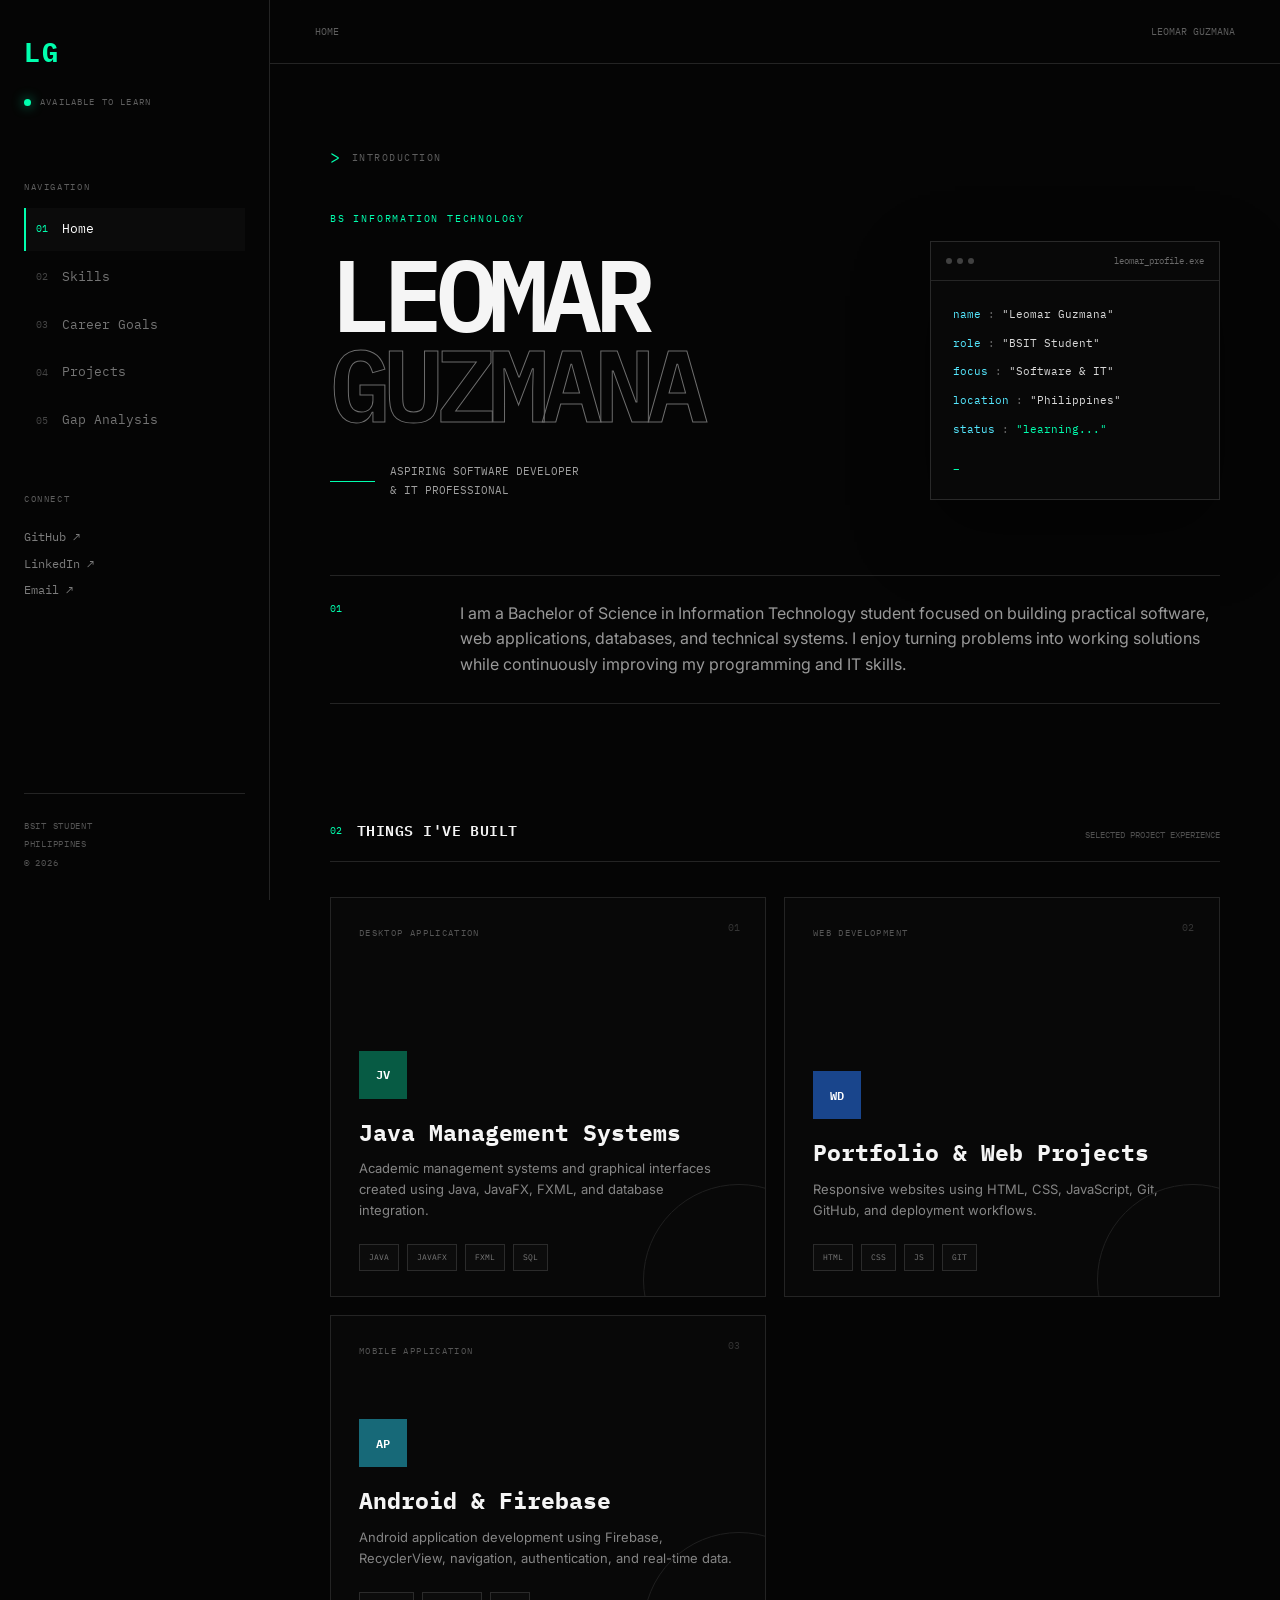
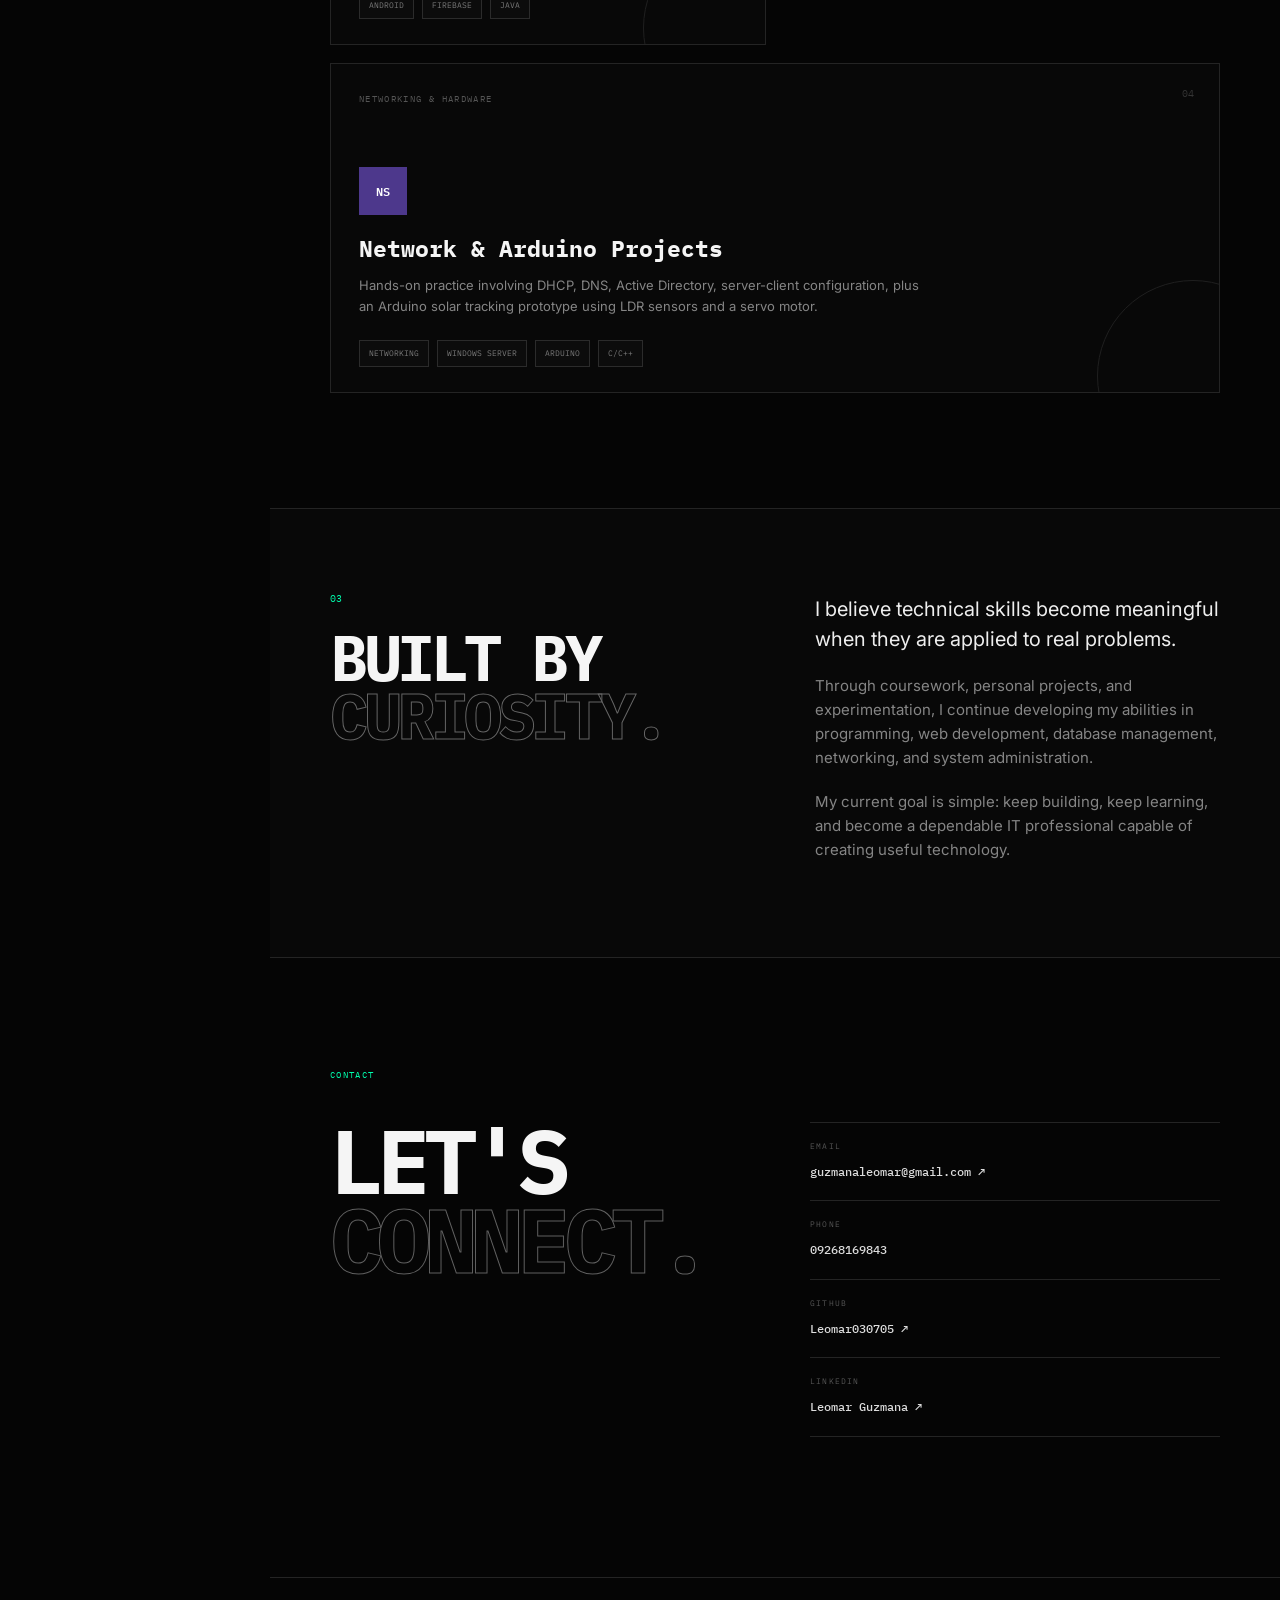
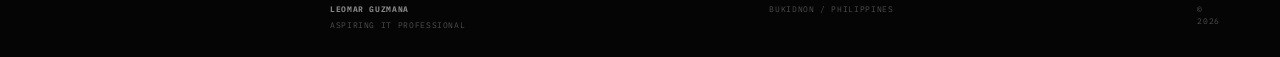
<file: index.html>
<!DOCTYPE html>
<html lang="en">
<head>
    <meta charset="UTF-8">
    <meta name="viewport" content="width=device-width, initial-scale=1.0">

    <title>Leomar Guzmana | IT Portfolio</title>

    <meta
        name="description"
        content="Leomar Guzmana — BSIT student, aspiring software developer and IT professional."
    >

    <link rel="preconnect" href="https://fonts.googleapis.com">
    <link rel="preconnect" href="https://fonts.gstatic.com" crossorigin>

    <link
        href="https://fonts.googleapis.com/css2?family=IBM+Plex+Mono:wght@400;500;600;700&family=Inter:wght@400;500;600;700;800&display=swap"
        rel="stylesheet"
    >

    <link rel="stylesheet" href="css/style.css">
</head>

<body>

  
    <div class="background-grid"></div>

  
    <aside class="sidebar">

        <div class="sidebar-top">

            <a href="index.html" class="logo">
                <span class="logo-bracket"</span>LG<span class="logo-bracket"></span>
            </a>

            <p class="sidebar-status">
                <span class="status-dot"></span>
                AVAILABLE TO LEARN
            </p>

        </div>


        <nav class="navigation">

            <p class="nav-title">
                NAVIGATION
            </p>

            <a href="index.html" class="nav-link active">
                <span class="nav-number">01</span>
                <span>Home</span>
            </a>

            <a href="skills.html" class="nav-link">
                <span class="nav-number">02</span>
                <span>Skills</span>
            </a>

            <a href="goals.html" class="nav-link">
                <span class="nav-number">03</span>
                <span>Career Goals</span>
            </a>

            <a href="projects.html" class="nav-link">
                <span class="nav-number">04</span>
                <span>Projects</span>
            </a>

            <a href="gap-analysis.html" class="nav-link">
                <span class="nav-number">05</span>
                <span>Gap Analysis</span>
            </a>

        </nav>


        <div class="sidebar-social">

            <p class="nav-title">
                CONNECT
            </p>

            <a
                href="https://github.com/Leomar030705"
                target="_blank"
                rel="noopener noreferrer"
            >
                GitHub ↗
            </a>

            <a
                href="https://www.linkedin.com/in/leomar-guzmana-210b303a2"
                target="_blank"
                rel="noopener noreferrer"
            >
                LinkedIn ↗
            </a>

            <a href="mailto:guzmanaleomar@gmail.com">
                Email ↗
            </a>

        </div>


        <div class="sidebar-footer">

            <p>
                BSIT STUDENT
            </p>

            <p>
                PHILIPPINES
            </p>

            <span>
                © <span class="current-year"></span>
            </span>

        </div>

    </aside>


   
    <main class="main">

        
        <header class="top-bar">

            <div class="breadcrumb">
                <span>HOME</span>
            </div>

            <div class="top-right">
                <span>LEOMAR GUZMANA</span>
            </div>

        </header>


    
        <section class="hero">

            <div class="hero-label">
                <span class="terminal-symbol">></span>
                <span>INTRODUCTION</span>
            </div>


            <div class="hero-main">

                <div class="hero-left">

                    <p class="hero-small">
                        BS INFORMATION TECHNOLOGY
                    </p>

                    <h1>
                        LEOMAR<br>
                        <span>GUZMANA</span>
                    </h1>

                    <div class="hero-role">
                        <span class="role-line"></span>

                        <p>
                            ASPIRING SOFTWARE DEVELOPER<br>
                            &amp; IT PROFESSIONAL
                        </p>
                    </div>

                </div>


                <div class="hero-right">

                    <div class="terminal-card">

                        <div class="terminal-header">

                            <div class="terminal-dots">
                                <span></span>
                                <span></span>
                                <span></span>
                            </div>

                            <span>
                                leomar_profile.exe
                            </span>

                        </div>


                        <div class="terminal-body">

                            <p>
                                <span class="terminal-key">name</span>
                                :
                                <span class="terminal-value">
                                    "Leomar Guzmana"
                                </span>
                            </p>

                            <p>
                                <span class="terminal-key">role</span>
                                :
                                <span class="terminal-value">
                                    "BSIT Student"
                                </span>
                            </p>

                            <p>
                                <span class="terminal-key">focus</span>
                                :
                                <span class="terminal-value">
                                    "Software &amp; IT"
                                </span>
                            </p>

                            <p>
                                <span class="terminal-key">location</span>
                                :
                                <span class="terminal-value">
                                    "Philippines"
                                </span>
                            </p>

                            <p>
                                <span class="terminal-key">status</span>
                                :
                                <span class="terminal-green">
                                    "learning..."
                                </span>
                            </p>

                            <div class="terminal-cursor">
                                _
                            </div>

                        </div>

                    </div>

                </div>

            </div>


            <div class="hero-introduction">

                <div class="intro-number">
                    01
                </div>

                <p>
                    I am a Bachelor of Science in Information Technology student
                    focused on building practical software, web applications,
                    databases, and technical systems. I enjoy turning problems
                    into working solutions while continuously improving my
                    programming and IT skills.
                </p>

            </div>

        </section>


        
        <section class="section">

            <div class="section-heading">

                <div>
                    <span class="section-index">
                        02
                    </span>

                    <h2>
                        THINGS I'VE BUILT
                    </h2>
                </div>

                <p>
                    SELECTED PROJECT EXPERIENCE
                </p>

            </div>


            <div class="project-bento">

                <article class="project project-large">

                    <div class="project-number">
                        01
                    </div>

                    <div class="project-type">
                        DESKTOP APPLICATION
                    </div>

                    <div class="project-content">

                        <div class="project-icon green-bg">
                            JV
                        </div>

                        <h3>
                            Java Management Systems
                        </h3>

                        <p>
                            Academic management systems and graphical interfaces
                            created using Java, JavaFX, FXML, and database
                            integration.
                        </p>

                    </div>

                    <div class="project-tags">

                        <span>JAVA</span>
                        <span>JAVAFX</span>
                        <span>FXML</span>
                        <span>SQL</span>

                    </div>

                </article>


                <article class="project">

                    <div class="project-number">
                        02
                    </div>

                    <div class="project-type">
                        WEB DEVELOPMENT
                    </div>

                    <div class="project-content">

                        <div class="project-icon blue-bg">
                            WD
                        </div>

                        <h3>
                            Portfolio &amp; Web Projects
                        </h3>

                        <p>
                            Responsive websites using HTML, CSS, JavaScript,
                            Git, GitHub, and deployment workflows.
                        </p>

                    </div>

                    <div class="project-tags">

                        <span>HTML</span>
                        <span>CSS</span>
                        <span>JS</span>
                        <span>GIT</span>

                    </div>

                </article>


                <article class="project">

                    <div class="project-number">
                        03
                    </div>

                    <div class="project-type">
                        MOBILE APPLICATION
                    </div>

                    <div class="project-content">

                        <div class="project-icon cyan-bg">
                            AP
                        </div>

                        <h3>
                            Android &amp; Firebase
                        </h3>

                        <p>
                            Android application development using Firebase,
                            RecyclerView, navigation, authentication,
                            and real-time data.
                        </p>

                    </div>

                    <div class="project-tags">

                        <span>ANDROID</span>
                        <span>FIREBASE</span>
                        <span>JAVA</span>

                    </div>

                </article>


                <article class="project project-wide">

                    <div class="project-number">
                        04
                    </div>

                    <div class="project-type">
                        NETWORKING &amp; HARDWARE
                    </div>

                    <div class="project-content">

                        <div class="project-icon purple-bg">
                            NS
                        </div>

                        <h3>
                            Network &amp; Arduino Projects
                        </h3>

                        <p>
                            Hands-on practice involving DHCP, DNS, Active
                            Directory, server-client configuration, plus an
                            Arduino solar tracking prototype using LDR sensors
                            and a servo motor.
                        </p>

                    </div>

                    <div class="project-tags">

                        <span>NETWORKING</span>
                        <span>WINDOWS SERVER</span>
                        <span>ARDUINO</span>
                        <span>C/C++</span>

                    </div>

                </article>

            </div>

        </section>


     
        <section class="about-section">

            <div class="about-left">

                <span class="section-index">
                    03
                </span>

                <h2>
                    BUILT BY<br>
                    <span>CURIOSITY.</span>
                </h2>

            </div>


            <div class="about-right">

                <p class="about-lead">
                    I believe technical skills become meaningful when they are
                    applied to real problems.
                </p>

                <p>
                    Through coursework, personal projects, and experimentation,
                    I continue developing my abilities in programming, web
                    development, database management, networking, and system
                    administration.
                </p>

                <p>
                    My current goal is simple: keep building, keep learning,
                    and become a dependable IT professional capable of creating
                    useful technology.
                </p>

            </div>

        </section>


     
        <section class="contact-section">

            <div class="contact-label">
                CONTACT
            </div>

            <div class="contact-main">

                <h2>
                    LET'S<br>
                    <span>CONNECT.</span>
                </h2>

                <div class="contact-links">

                    <a href="mailto:guzmanaleomar@gmail.com">
                        <span>EMAIL</span>
                        <strong>guzmanaleomar@gmail.com ↗</strong>
                    </a>

                    <a href="tel:09268169843">
                        <span>PHONE</span>
                        <strong>09268169843</strong>
                    </a>

                    <a
                        href="https://github.com/Leomar030705"
                        target="_blank"
                        rel="noopener noreferrer"
                    >
                        <span>GITHUB</span>
                        <strong>Leomar030705 ↗</strong>
                    </a>

                    <a
                        href="https://www.linkedin.com/in/leomar-guzmana-210b303a2"
                        target="_blank"
                        rel="noopener noreferrer"
                    >
                        <span>LINKEDIN</span>
                        <strong>Leomar Guzmana ↗</strong>
                    </a>

                </div>

            </div>

        </section>


     
        <footer class="footer">

            <div>
                <strong>LEOMAR GUZMANA</strong>
                <span>ASPIRING IT PROFESSIONAL</span>
            </div>

            <div>
                <span>BUKIDNON / PHILIPPINES</span>
            </div>

            <div>
                <span>© <span class="current-year"></span></span>
            </div>

        </footer>

    </main>


    <script src="js/script.js"></script>

</body>
</html>
</file>
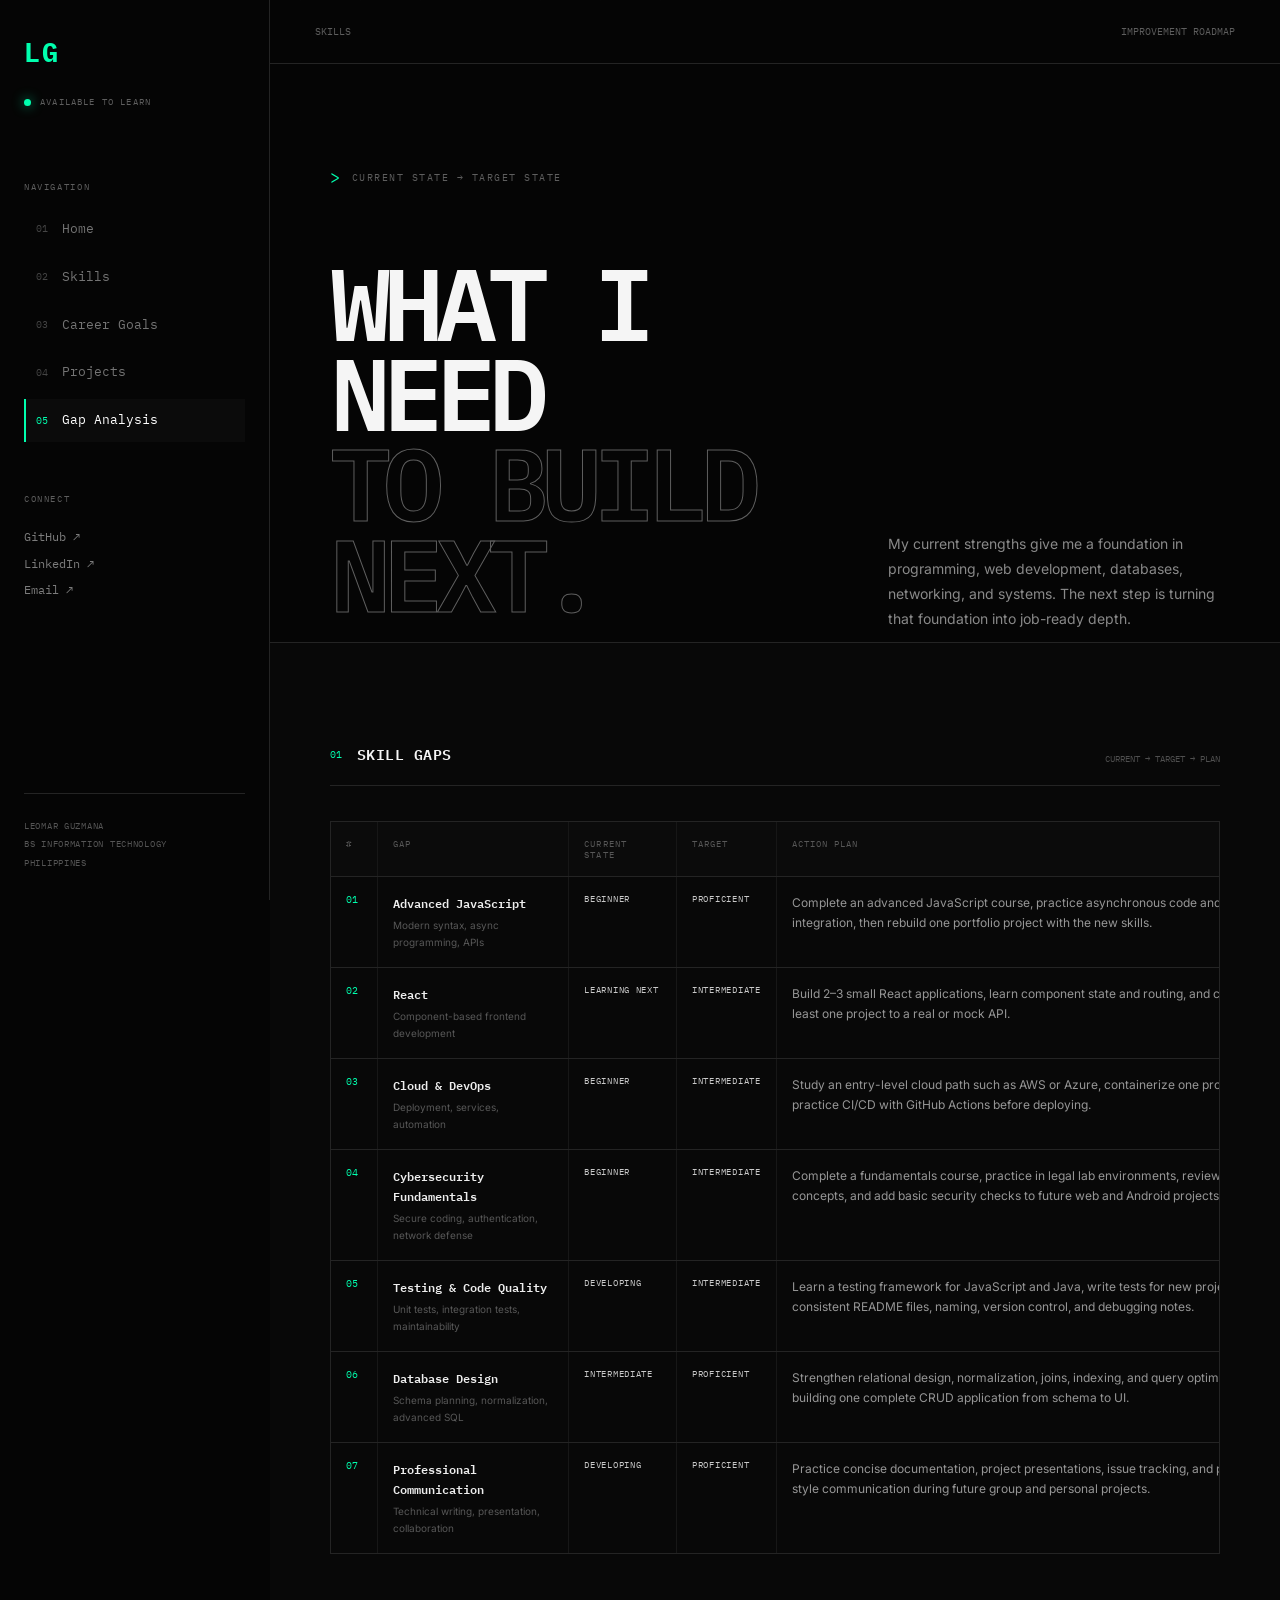
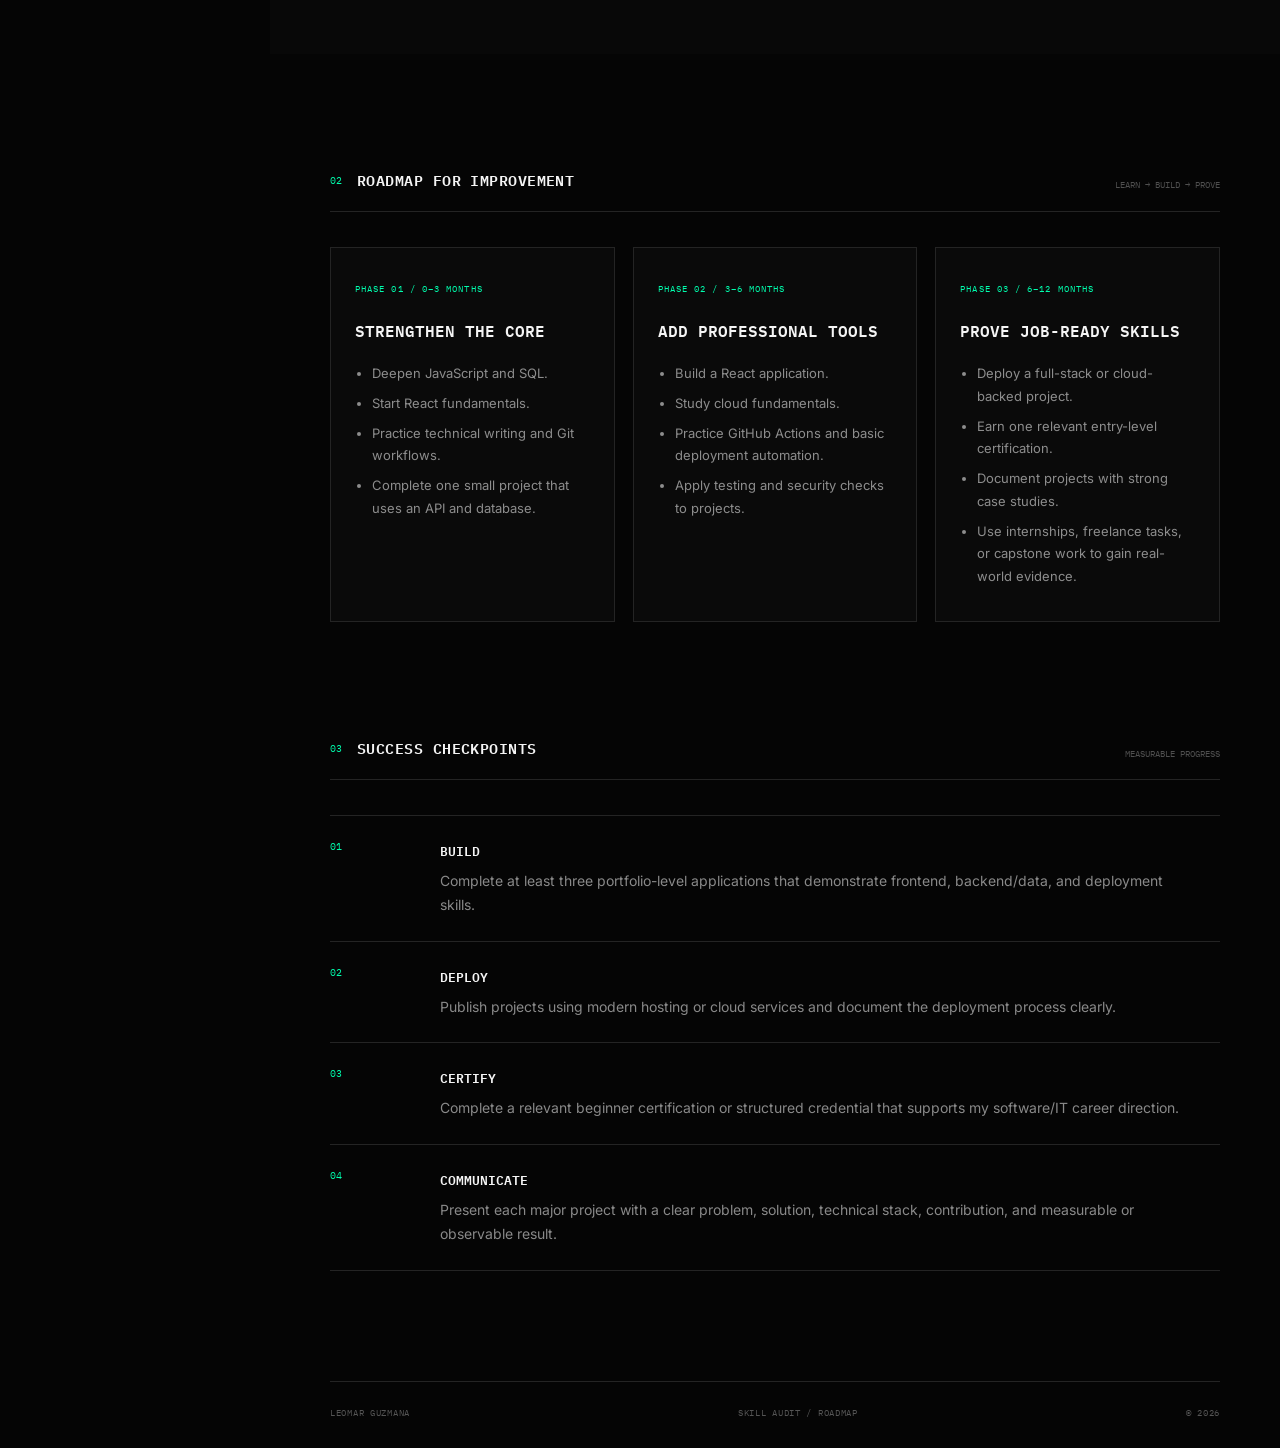
<file: gap-analysis.html>
<!DOCTYPE html>
<html lang="en">
<head>
    <meta charset="UTF-8">
    <meta name="viewport" content="width=device-width, initial-scale=1.0">

    <title>Gap Analysis | Leomar Guzmana</title>

    <meta
        name="description"
        content="Leomar Guzmana — BSIT student, aspiring software developer and IT professional."
    >

   
    <link rel="preconnect" href="https://fonts.googleapis.com">
    <link rel="preconnect" href="https://fonts.gstatic.com" crossorigin>

    <link
        href="https://fonts.googleapis.com/css2?family=IBM+Plex+Mono:wght@400;500;600;700&family=Inter:wght@400;500;600;700;800&display=swap"
        rel="stylesheet"
    >

    <link rel="stylesheet" href="css/style.css">

  
    <link rel="stylesheet" href="css/additions.css">
</head>

<body>


    <div class="background-grid" aria-hidden="true"></div>


   

    <aside class="sidebar">

  
        <div class="sidebar-top">

          
            <a href="index.html" class="logo">
                <span class="logo-bracket">LG<span class="logo-bracket"></span>
            </a>

       
            <div class="sidebar-status">
                <span class="status-dot"></span>
                AVAILABLE TO LEARN
            </div>

        </div>


      

        <nav class="navigation" aria-label="Primary navigation">

            <div class="nav-title">
                NAVIGATION
            </div>

            <a href="index.html" class="nav-link">
                <span class="nav-number">01</span>
                <span>Home</span>
            </a>

            <a href="skills.html" class="nav-link">
                <span class="nav-number">02</span>
                <span>Skills</span>
            </a>

            <a href="goals.html" class="nav-link">
                <span class="nav-number">03</span>
                <span>Career Goals</span>
            </a>

            <a href="projects.html" class="nav-link">
                <span class="nav-number">04</span>
                <span>Projects</span>
            </a>

    
            <a href="gap-analysis.html" class="nav-link active">
                <span class="nav-number">05</span>
                <span>Gap Analysis</span>
            </a>

        </nav>



        <div class="sidebar-social">

            <p class="nav-title">
                CONNECT
            </p>

            <a
                href="https://github.com/Leomar030705"
                target="_blank"
                rel="noopener noreferrer"
            >
                GitHub ↗
            </a>

            <a
                href="https://www.linkedin.com/in/leomar-guzmana-210b303a2"
                target="_blank"
                rel="noopener noreferrer"
            >
                LinkedIn ↗
            </a>

            <a href="mailto:guzmanaleomar@gmail.com">
                Email ↗
            </a>

        </div>


    

        <div class="sidebar-footer">

            <span>LEOMAR GUZMANA</span>
            <span>BS INFORMATION TECHNOLOGY</span>
            <span>PHILIPPINES</span>

        </div>

    </aside>


  

    <main class="main">


    

        <header class="top-bar">

            <div class="breadcrumb">
                <span>SKILLS</span>
            </div>

            <div class="top-right">
                <span>IMPROVEMENT ROADMAP</span>
            </div>

        </header>


      

        <section class="hero page-hero">

            <div class="hero-label">
                <span class="terminal-symbol">&gt;</span>
                <span>CURRENT STATE → TARGET STATE</span>
            </div>


            <div class="page-hero-title-row">

                <div>


                    <h1>
                        WHAT I NEED<br>
                        <span>TO BUILD NEXT.</span>
                    </h1>

                </div>


                <div class="hero-side-note">

                    <p>
                        My current strengths give me a foundation in programming,
                        web development, databases, networking, and systems.
                        The next step is turning that foundation into job-ready depth.
                    </p>

                </div>

            </div>

        </section>


       

        <section class="section gap-section">

            <div class="section-heading">

                <div>

                    <span class="section-index">
                        01
                    </span>

                    <h2>
                        SKILL GAPS
                    </h2>

                </div>

                <p>
                    CURRENT → TARGET → PLAN
                </p>

            </div>


            <div class="gap-table-wrap">

                <table class="gap-table">

                    <thead>

                        <tr>
                            <th>#</th>
                            <th>GAP</th>
                            <th>CURRENT STATE</th>
                            <th>TARGET</th>
                            <th>ACTION PLAN</th>
                        </tr>

                    </thead>


                    <tbody>

                     
                        <tr>

                            <td>01</td>

                            <td>
                                <strong>
                                    Advanced JavaScript
                                </strong>

                                <small>
                                    Modern syntax, async programming, APIs
                                </small>
                            </td>

                            <td>
                                BEGINNER
                            </td>

                            <td>
                                PROFICIENT
                            </td>

                            <td>
                                Complete an advanced JavaScript course,
                                practice asynchronous code and API integration,
                                then rebuild one portfolio project with the new skills.
                            </td>

                        </tr>


                        <tr>

                            <td>02</td>

                            <td>
                                <strong>
                                    React
                                </strong>

                                <small>
                                    Component-based frontend development
                                </small>
                            </td>

                            <td>
                                LEARNING NEXT
                            </td>

                            <td>
                                INTERMEDIATE
                            </td>

                            <td>
                                Build 2–3 small React applications,
                                learn component state and routing,
                                and connect at least one project to a real or mock API.
                            </td>

                        </tr>


                
                        <tr>

                            <td>03</td>

                            <td>
                                <strong>
                                    Cloud &amp; DevOps
                                </strong>

                                <small>
                                    Deployment, services, automation
                                </small>
                            </td>

                            <td>
                                BEGINNER
                            </td>

                            <td>
                                INTERMEDIATE
                            </td>

                            <td>
                                Study an entry-level cloud path such as AWS or Azure,
                                containerize one project,
                                and practice CI/CD with GitHub Actions before deploying.
                            </td>

                        </tr>


                        <tr>

                            <td>04</td>

                            <td>
                                <strong>
                                    Cybersecurity Fundamentals
                                </strong>

                                <small>
                                    Secure coding, authentication, network defense
                                </small>
                            </td>

                            <td>
                                BEGINNER
                            </td>

                            <td>
                                INTERMEDIATE
                            </td>

                            <td>
                                Complete a fundamentals course,
                                practice in legal lab environments,
                                review OWASP concepts,
                                and add basic security checks to future web and Android projects.
                            </td>

                        </tr>


                      
                        <tr>

                            <td>05</td>

                            <td>
                                <strong>
                                    Testing &amp; Code Quality
                                </strong>

                                <small>
                                    Unit tests, integration tests, maintainability
                                </small>
                            </td>

                            <td>
                                DEVELOPING
                            </td>

                            <td>
                                INTERMEDIATE
                            </td>

                            <td>
                                Learn a testing framework for JavaScript and Java,
                                write tests for new projects,
                                and use consistent README files,
                                naming, version control, and debugging notes.
                            </td>

                        </tr>


              
                        <tr>

                            <td>06</td>

                            <td>
                                <strong>
                                    Database Design
                                </strong>

                                <small>
                                    Schema planning, normalization, advanced SQL
                                </small>
                            </td>

                            <td>
                                INTERMEDIATE
                            </td>

                            <td>
                                PROFICIENT
                            </td>

                            <td>
                                Strengthen relational design,
                                normalization, joins, indexing,
                                and query optimization by building one complete
                                CRUD application from schema to UI.
                            </td>

                        </tr>


              
                        <tr>

                            <td>07</td>

                            <td>
                                <strong>
                                    Professional Communication
                                </strong>

                                <small>
                                    Technical writing, presentation, collaboration
                                </small>
                            </td>

                            <td>
                                DEVELOPING
                            </td>

                            <td>
                                PROFICIENT
                            </td>

                            <td>
                                Practice concise documentation,
                                project presentations,
                                issue tracking,
                                and pull-request style communication
                                during future group and personal projects.
                            </td>

                        </tr>

                    </tbody>

                </table>

            </div>

        </section>


      

        <section class="section roadmap-section">

            <div class="section-heading">

                <div>

                    <span class="section-index">
                        02
                    </span>

                    <h2>
                        ROADMAP FOR IMPROVEMENT
                    </h2>

                </div>

                <p>
                    LEARN → BUILD → PROVE
                </p>

            </div>


            <div class="roadmap-grid">


                
                <article class="roadmap-card">

                    <span class="roadmap-time">
                        PHASE 01 / 0–3 MONTHS
                    </span>

                    <h3>
                        STRENGTHEN THE CORE
                    </h3>

                    <ul>

                        <li>
                            Deepen JavaScript and SQL.
                        </li>

                        <li>
                            Start React fundamentals.
                        </li>

                        <li>
                            Practice technical writing and Git workflows.
                        </li>

                        <li>
                            Complete one small project that uses an API and database.
                        </li>

                    </ul>

                </article>


               
                <article class="roadmap-card">

                    <span class="roadmap-time">
                        PHASE 02 / 3–6 MONTHS
                    </span>

                    <h3>
                        ADD PROFESSIONAL TOOLS
                    </h3>

                    <ul>

                        <li>
                            Build a React application.
                        </li>

                        <li>
                            Study cloud fundamentals.
                        </li>

                        <li>
                            Practice GitHub Actions and basic deployment automation.
                        </li>

                        <li>
                            Apply testing and security checks to projects.
                        </li>

                    </ul>

                </article>


       
                <article class="roadmap-card">

                    <span class="roadmap-time">
                        PHASE 03 / 6–12 MONTHS
                    </span>

                    <h3>
                        PROVE JOB-READY SKILLS
                    </h3>

                    <ul>

                        <li>
                            Deploy a full-stack or cloud-backed project.
                        </li>

                        <li>
                            Earn one relevant entry-level certification.
                        </li>

                        <li>
                            Document projects with strong case studies.
                        </li>

                        <li>
                            Use internships, freelance tasks,
                            or capstone work to gain real-world evidence.
                        </li>

                    </ul>

                </article>

            </div>

        </section>



        <section class="section target-section">

            <div class="section-heading">

                <div>

                    <span class="section-index">
                        03
                    </span>

                    <h2>
                        SUCCESS CHECKPOINTS
                    </h2>

                </div>

                <p>
                    MEASURABLE PROGRESS
                </p>

            </div>


            <div class="checkpoint-list">


         
                <div class="checkpoint">

                    <span>
                        01
                    </span>

                    <div>

                        <h3>
                            BUILD
                        </h3>

                        <p>
                            Complete at least three portfolio-level applications
                            that demonstrate frontend, backend/data,
                            and deployment skills.
                        </p>

                    </div>

                </div>


                <div class="checkpoint">

                    <span>
                        02
                    </span>

                    <div>

                        <h3>
                            DEPLOY
                        </h3>

                        <p>
                            Publish projects using modern hosting or cloud services
                            and document the deployment process clearly.
                        </p>

                    </div>

                </div>


                <div class="checkpoint">

                    <span>
                        03
                    </span>

                    <div>

                        <h3>
                            CERTIFY
                        </h3>

                        <p>
                            Complete a relevant beginner certification
                            or structured credential that supports
                            my software/IT career direction.
                        </p>

                    </div>

                </div>


              
                <div class="checkpoint">

                    <span>
                        04
                    </span>

                    <div>

                        <h3>
                            COMMUNICATE
                        </h3>

                        <p>
                            Present each major project with a clear problem,
                            solution, technical stack, contribution,
                            and measurable or observable result.
                        </p>

                    </div>

                </div>

            </div>

        </section>


       

        <footer class="site-footer">

            <span>
                LEOMAR GUZMANA
            </span>

            <span>
                SKILL AUDIT / ROADMAP
            </span>

            <span>
                © <span class="current-year"></span>
            </span>

        </footer>


    </main>


    <script src="js/script.js"></script>

</body>
</html>
</file>
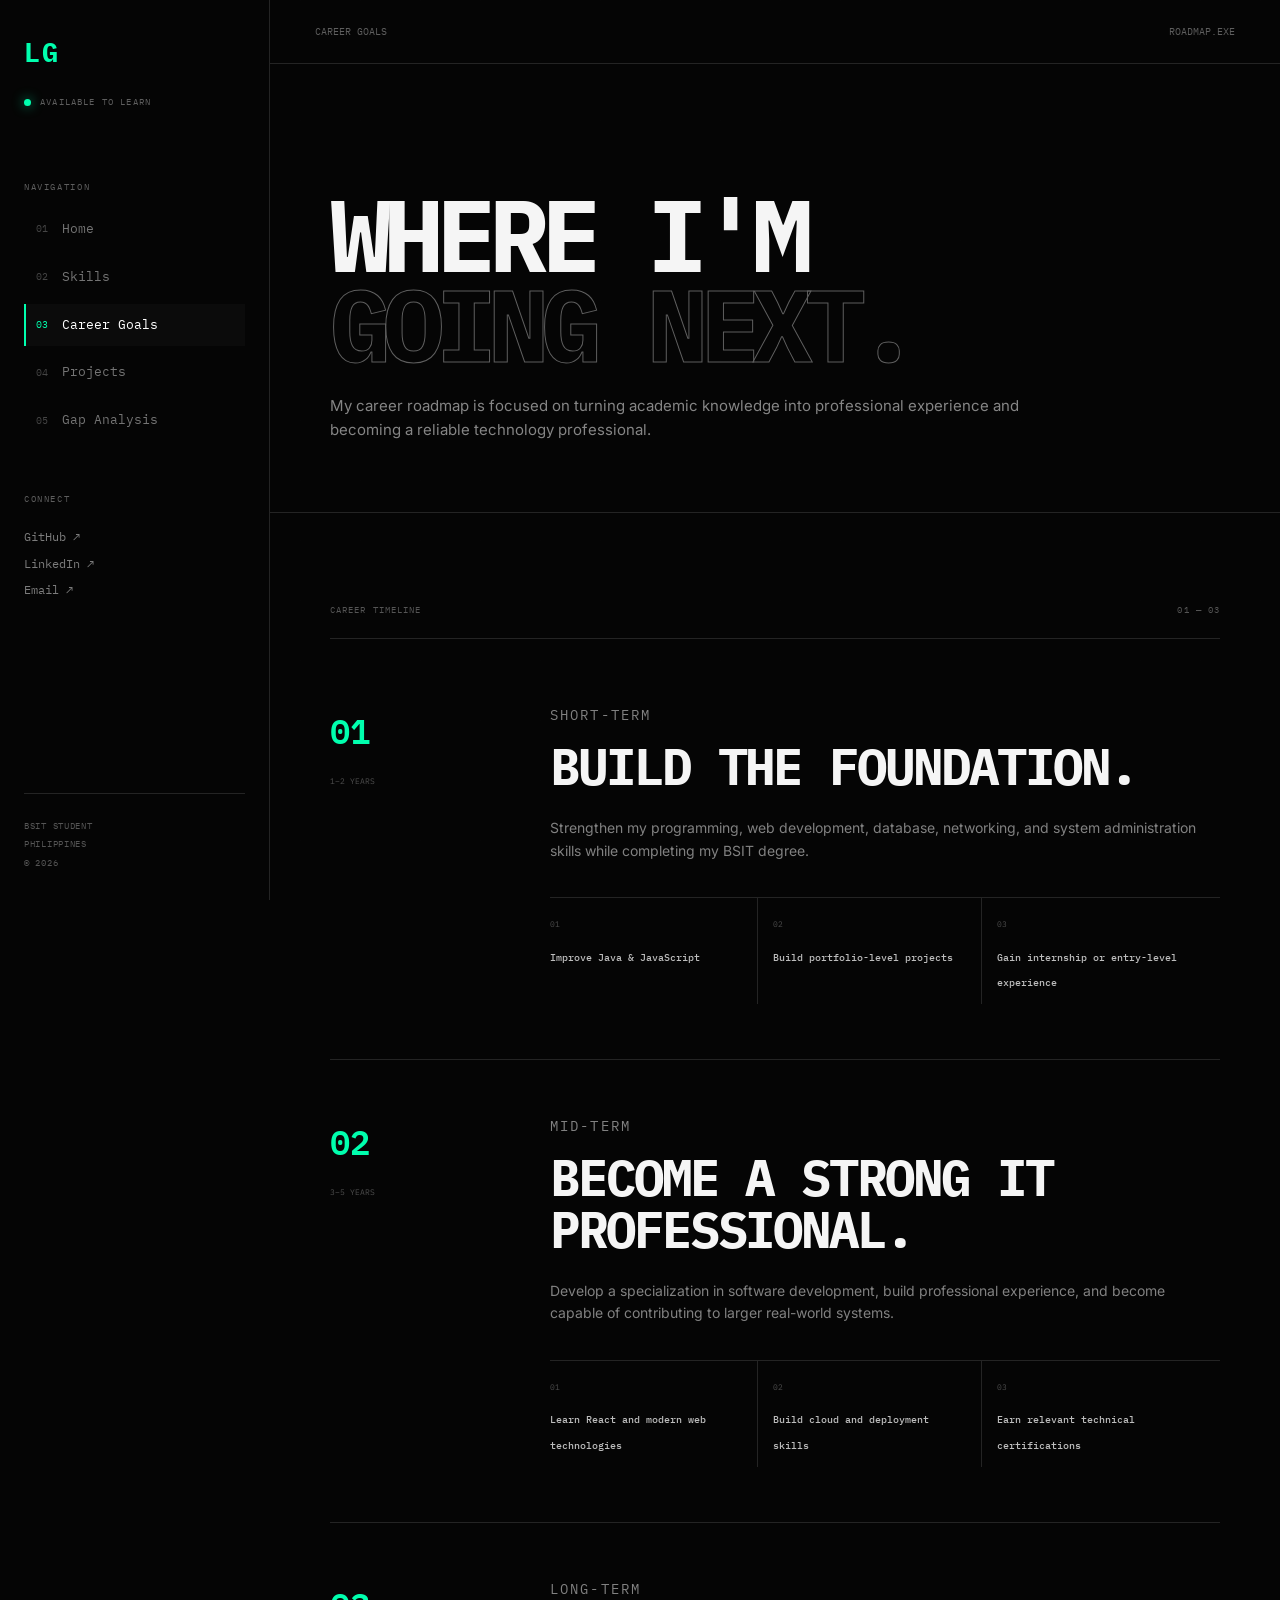
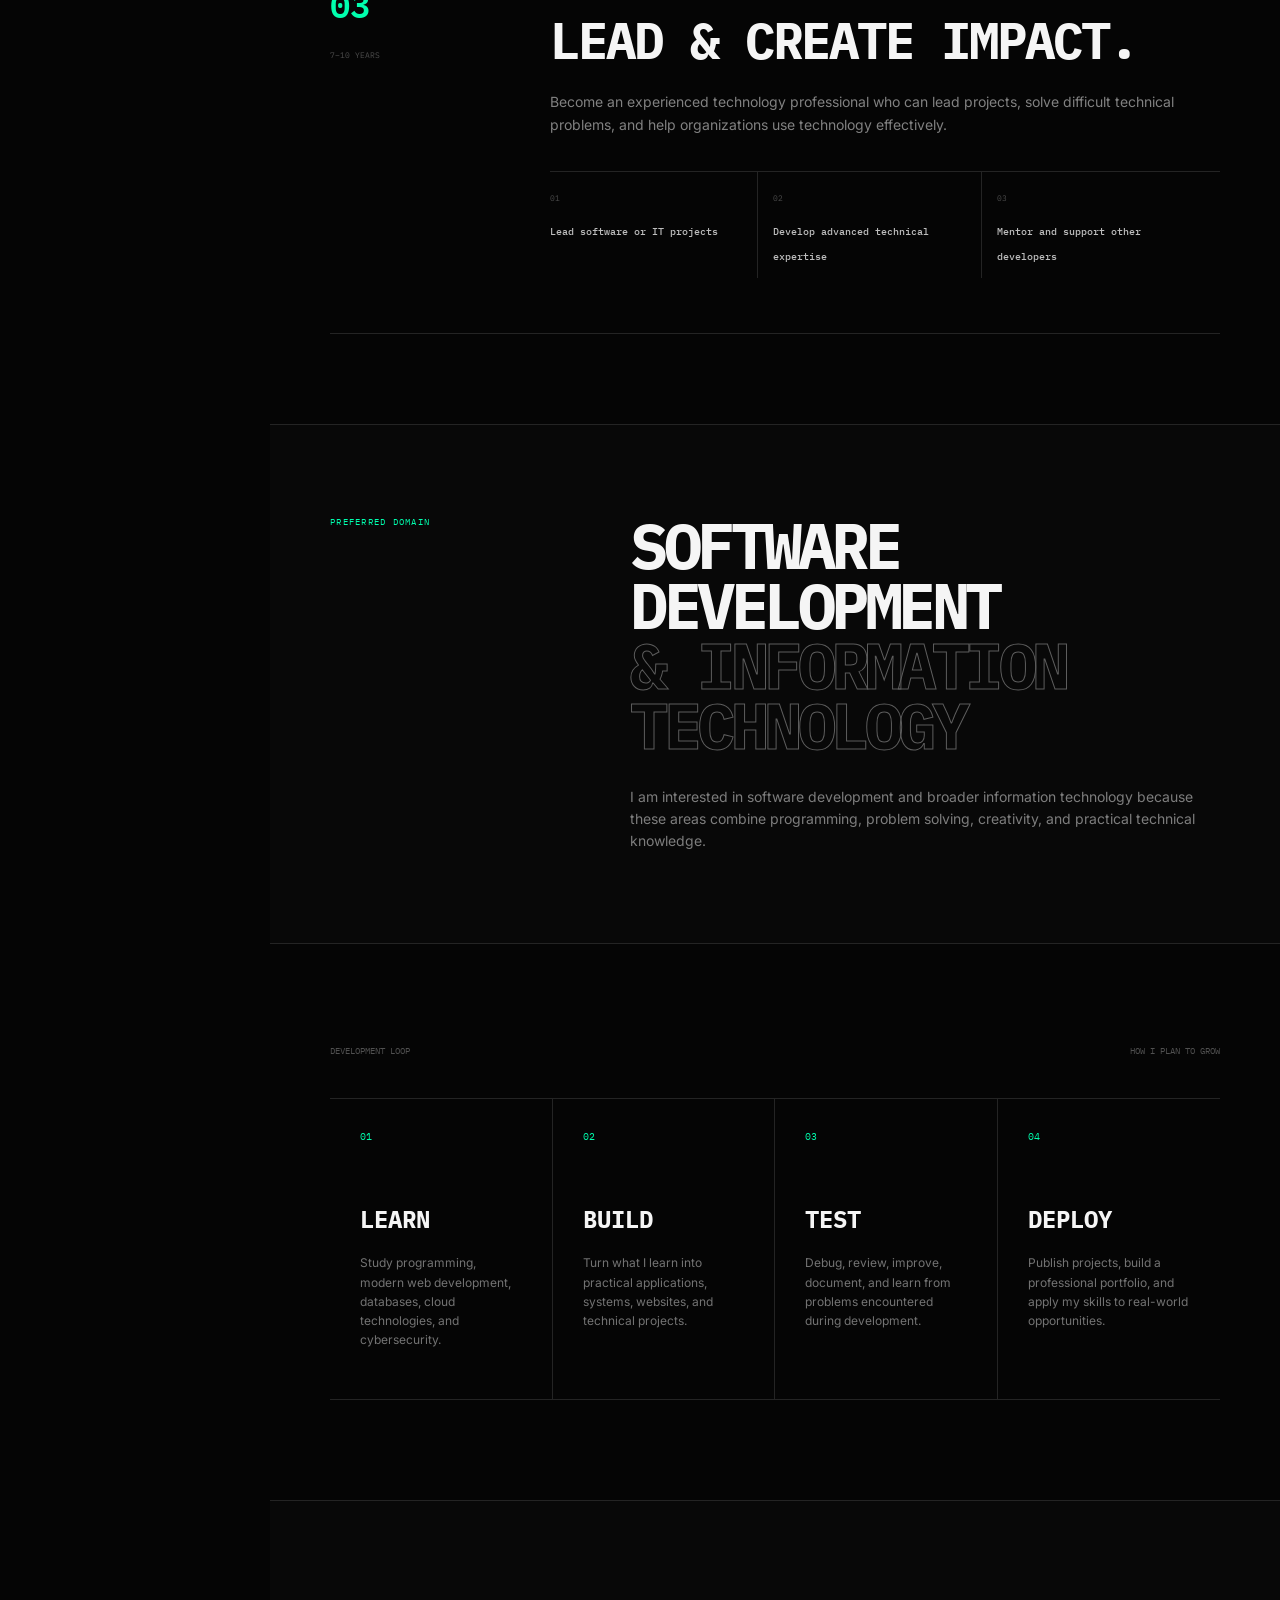
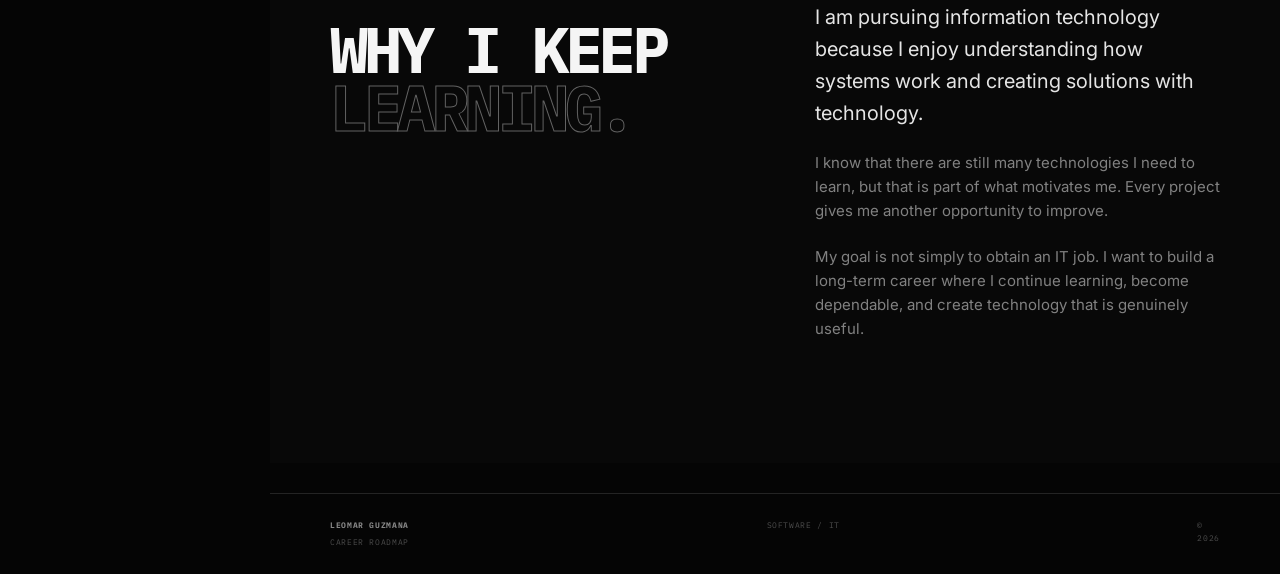
<file: goals.html>
<!DOCTYPE html>
<html lang="en">
<head>

    <meta charset="UTF-8">
    <meta name="viewport" content="width=device-width, initial-scale=1.0">

    <title>Career Goals | Leomar Guzmana</title>

    <meta
        name="description"
        content="Leomar Guzmana — career goals and professional development roadmap."
    >

    <link rel="preconnect" href="https://fonts.googleapis.com">
    <link rel="preconnect" href="https://fonts.gstatic.com" crossorigin>

    <link
        href="https://fonts.googleapis.com/css2?family=IBM+Plex+Mono:wght@400;500;600;700&family=Inter:wght@400;500;600;700;800&display=swap"
        rel="stylesheet"
    >

    <link rel="stylesheet" href="css/style.css">

</head>

<body>

<div class="background-grid"></div>



<aside class="sidebar">

    <div class="sidebar-top">

        <a href="index.html" class="logo">
            <span class="logo-bracket"</span>LG<span class="logo-bracket"></span>
        </a>

        <p class="sidebar-status">
            <span class="status-dot"></span>
            AVAILABLE TO LEARN
        </p>

    </div>


    <nav class="navigation">

        <p class="nav-title">
            NAVIGATION
        </p>

        <a href="index.html" class="nav-link">

            <span class="nav-number">
                01
            </span>

            <span>
                Home
            </span>

        </a>


        <a href="skills.html" class="nav-link">

            <span class="nav-number">
                02
            </span>

            <span>
                Skills
            </span>

        </a>


        <a href="goals.html" class="nav-link active">

            <span class="nav-number">
                03
            </span>

            <span>
                Career Goals
            </span>

        </a>

        <a href="projects.html" class="nav-link active">

            <span class="nav-number">
                04
            </span>

            <span>
                Projects
            </span>

        </a>

        <a href="gap-analysis.html" class="nav-link active">

            <span class="nav-number">
                05
            </span>

            <span>
                Gap Analysis
            </span>

        </a>

    </nav>


    <div class="sidebar-social">

        <p class="nav-title">
            CONNECT
        </p>

        <a
            href="https://github.com/Leomar030705"
            target="_blank"
            rel="noopener noreferrer"
        >
            GitHub ↗
        </a>

        <a
            href="https://www.linkedin.com/in/leomar-guzmana-210b303a2"
            target="_blank"
            rel="noopener noreferrer"
        >
            LinkedIn ↗
        </a>

        <a href="mailto:guzmanaleomar@gmail.com">
            Email ↗
        </a>

    </div>


    <div class="sidebar-footer">

        <p>BSIT STUDENT</p>
        <p>PHILIPPINES</p>

        <span>
            © <span class="current-year"></span>
        </span>

    </div>

</aside>



<main class="main">

    <header class="top-bar">

        <div class="breadcrumb">

            <span>CAREER GOALS</span>

        </div>

        <div class="top-right">

            <span>ROADMAP.EXE</span>

        </div>

    </header>



    <section class="page-hero">

        <span class="section-index">
         
        </span>

        <h1>
            WHERE I'M<br>
            <span>GOING NEXT.</span>
        </h1>

        <p>
            My career roadmap is focused on turning academic knowledge
            into professional experience and becoming a reliable
            technology professional.
        </p>

    </section>


    
    <section class="roadmap">

        <div class="roadmap-header">

            <span>
                CAREER TIMELINE
            </span>

            <p>
                01 — 03
            </p>

        </div>


        <article class="roadmap-item">

            <div class="roadmap-side">

                <span>
                    01
                </span>

                <small>
                    1–2 YEARS
                </small>

            </div>


            <div class="roadmap-content">

                <p class="roadmap-label">
                    SHORT-TERM
                </p>

                <h2>
                    BUILD THE FOUNDATION.
                </h2>

                <p>
                    Strengthen my programming, web development,
                    database, networking, and system administration
                    skills while completing my BSIT degree.
                </p>


                <div class="goal-list">

                    <div>

                        <span>01</span>

                        <strong>
                            Improve Java &amp; JavaScript
                        </strong>

                    </div>


                    <div>

                        <span>02</span>

                        <strong>
                            Build portfolio-level projects
                        </strong>

                    </div>


                    <div>

                        <span>03</span>

                        <strong>
                            Gain internship or entry-level experience
                        </strong>

                    </div>

                </div>

            </div>

        </article>


        <article class="roadmap-item">

            <div class="roadmap-side">

                <span>
                    02
                </span>

                <small>
                    3–5 YEARS
                </small>

            </div>


            <div class="roadmap-content">

                <p class="roadmap-label">
                    MID-TERM
                </p>

                <h2>
                    BECOME A STRONG IT PROFESSIONAL.
                </h2>

                <p>
                    Develop a specialization in software development,
                    build professional experience, and become capable
                    of contributing to larger real-world systems.
                </p>


                <div class="goal-list">

                    <div>

                        <span>01</span>

                        <strong>
                            Learn React and modern web technologies
                        </strong>

                    </div>


                    <div>

                        <span>02</span>

                        <strong>
                            Build cloud and deployment skills
                        </strong>

                    </div>


                    <div>

                        <span>03</span>

                        <strong>
                            Earn relevant technical certifications
                        </strong>

                    </div>

                </div>

            </div>

        </article>


        <article class="roadmap-item">

            <div class="roadmap-side">

                <span>
                    03
                </span>

                <small>
                    7–10 YEARS
                </small>

            </div>


            <div class="roadmap-content">

                <p class="roadmap-label">
                    LONG-TERM
                </p>

                <h2>
                    LEAD &amp; CREATE IMPACT.
                </h2>

                <p>
                    Become an experienced technology professional who
                    can lead projects, solve difficult technical problems,
                    and help organizations use technology effectively.
                </p>


                <div class="goal-list">

                    <div>

                        <span>01</span>

                        <strong>
                            Lead software or IT projects
                        </strong>

                    </div>


                    <div>

                        <span>02</span>

                        <strong>
                            Develop advanced technical expertise
                        </strong>

                    </div>


                    <div>

                        <span>03</span>

                        <strong>
                            Mentor and support other developers
                        </strong>

                    </div>

                </div>

            </div>

        </article>

    </section>


  
    <section class="industry-section">

        <div class="industry-label">
            PREFERRED DOMAIN
        </div>


        <div class="industry-content">

            <h2>
                SOFTWARE DEVELOPMENT<br>
                <span>&amp; INFORMATION TECHNOLOGY</span>
            </h2>

            <p>
                I am interested in software development and broader
                information technology because these areas combine
                programming, problem solving, creativity, and practical
                technical knowledge.
            </p>

        </div>

    </section>


   
    <section class="development-section">

        <div class="development-header">

            <span>
                DEVELOPMENT LOOP
            </span>

            <p>
                HOW I PLAN TO GROW
            </p>

        </div>


        <div class="development-grid">

            <article>

                <span class="development-number">
                    01
                </span>

                <h3>
                    LEARN
                </h3>

                <p>
                    Study programming, modern web development,
                    databases, cloud technologies, and cybersecurity.
                </p>

            </article>


            <article>

                <span class="development-number">
                    02
                </span>

                <h3>
                    BUILD
                </h3>

                <p>
                    Turn what I learn into practical applications,
                    systems, websites, and technical projects.
                </p>

            </article>


            <article>

                <span class="development-number">
                    03
                </span>

                <h3>
                    TEST
                </h3>

                <p>
                    Debug, review, improve, document, and learn
                    from problems encountered during development.
                </p>

            </article>


            <article>

                <span class="development-number">
                    04
                </span>

                <h3>
                    DEPLOY
                </h3>

                <p>
                    Publish projects, build a professional portfolio,
                    and apply my skills to real-world opportunities.
                </p>

            </article>

        </div>

    </section>


  
    <section class="motivation">

        <div>

            <span class="section-index">
            
            </span>

            <h2>
                WHY I KEEP<br>
                <span>LEARNING.</span>
            </h2>

        </div>


        <div class="motivation-text">

            <p>
                I am pursuing information technology because I enjoy
                understanding how systems work and creating solutions
                with technology.
            </p>

            <p>
                I know that there are still many technologies I need
                to learn, but that is part of what motivates me. Every
                project gives me another opportunity to improve.
            </p>

            <p>
                My goal is not simply to obtain an IT job. I want to
                build a long-term career where I continue learning,
                become dependable, and create technology that is
                genuinely useful.
            </p>

        </div>

    </section>


    <footer class="footer">

        <div>
            <strong>LEOMAR GUZMANA</strong>
            <span>CAREER ROADMAP</span>
        </div>

        <div>
            <span>SOFTWARE / IT</span>
        </div>

        <div>
            <span>© <span class="current-year"></span></span>
        </div>

    </footer>

</main>


<script src="js/script.js"></script>

</body>
</html>
</file>
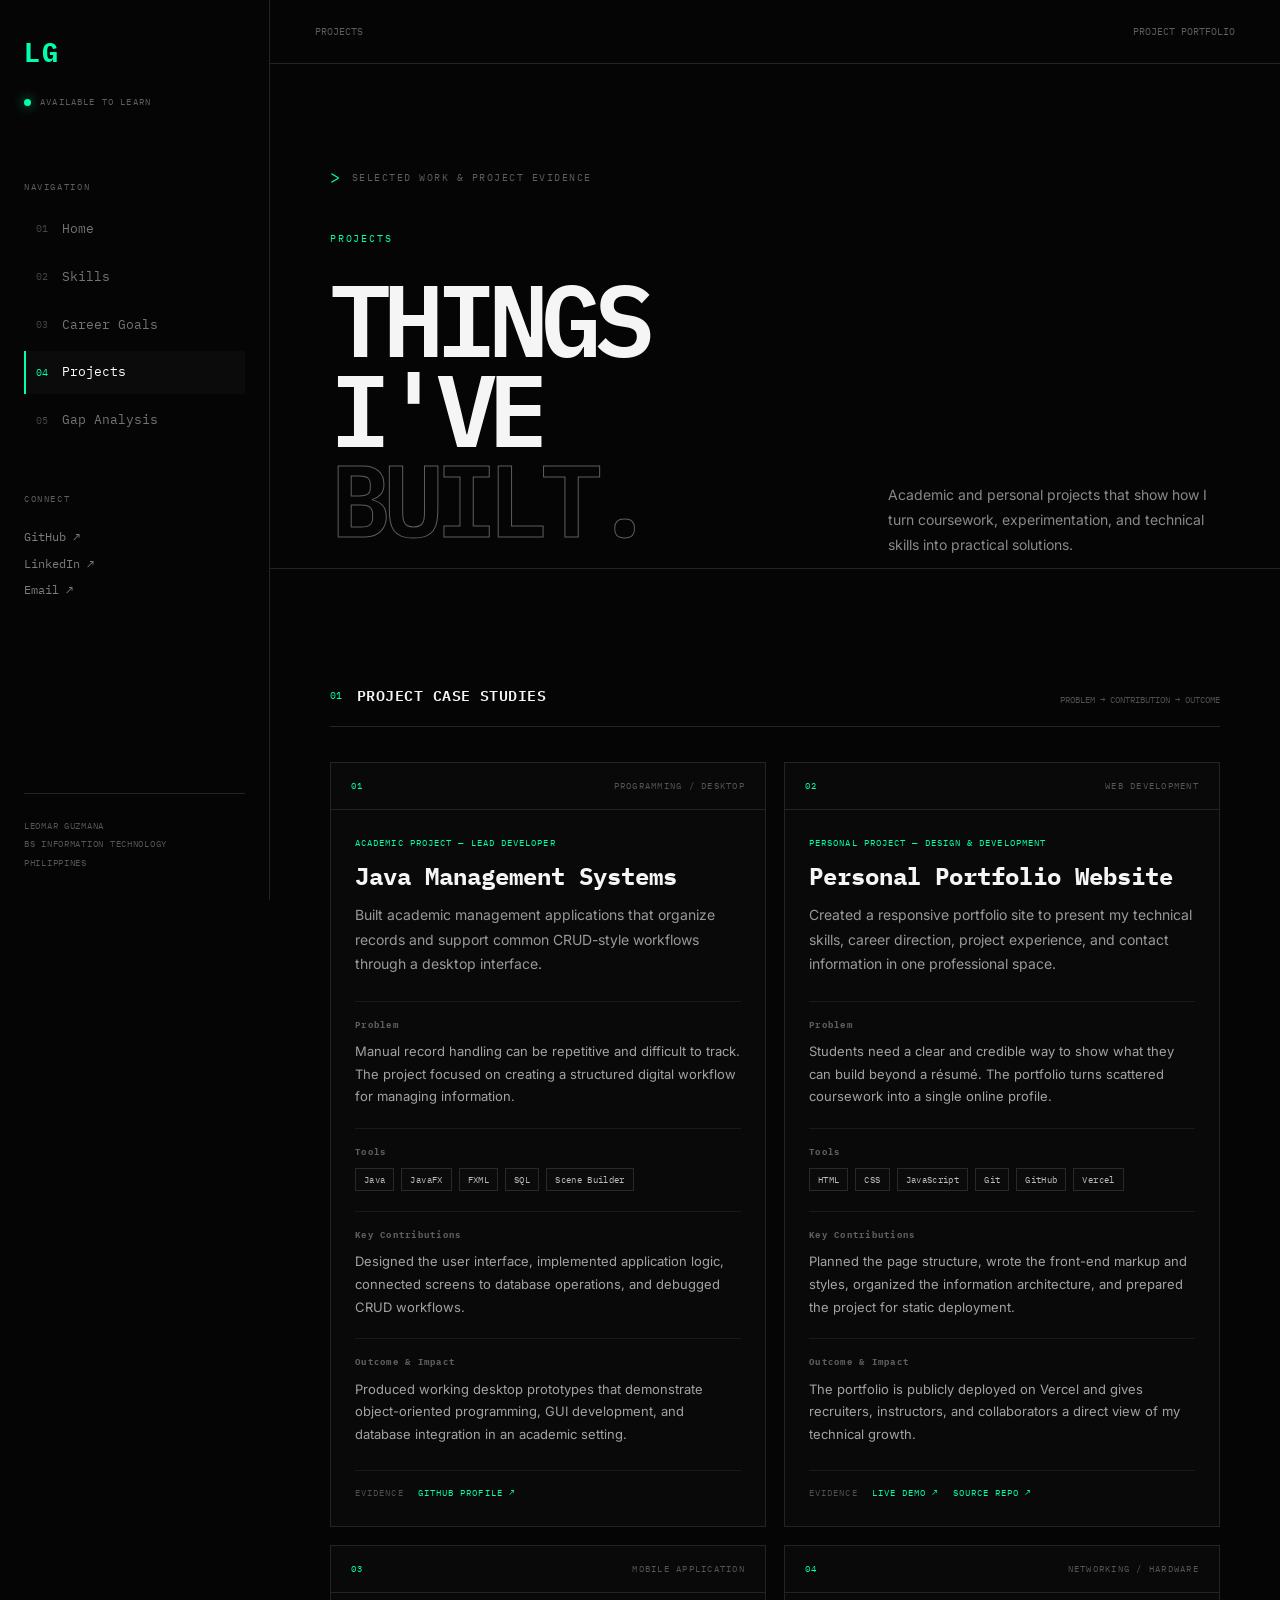
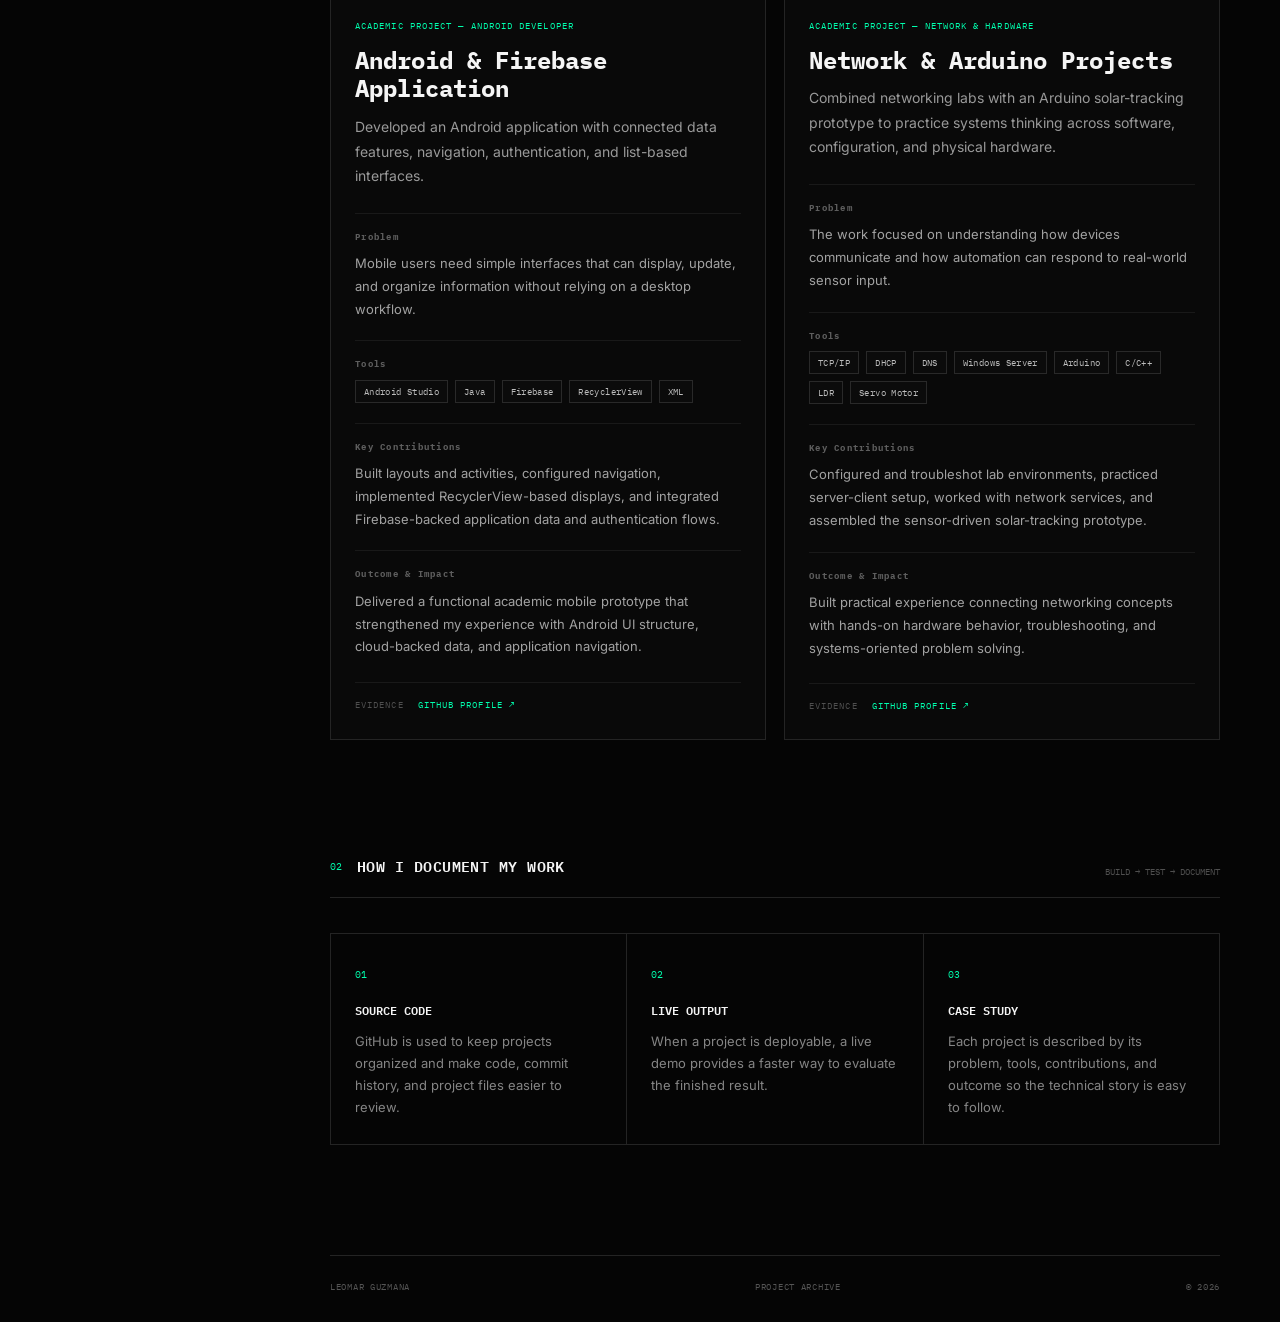
<file: projects.html>
<!DOCTYPE html>
<html lang="en">
<head>
    <meta charset="UTF-8">
    <meta name="viewport" content="width=device-width, initial-scale=1.0">
    <title>Projects | Leomar Guzmana</title>
    <link rel="preconnect" href="https://fonts.googleapis.com">
    <link rel="preconnect" href="https://fonts.gstatic.com" crossorigin>
    <link href="https://fonts.googleapis.com/css2?family=IBM+Plex+Mono:wght@400;500;600;700&family=Inter:wght@400;500;600&display=swap" rel="stylesheet">
    <link rel="stylesheet" href="css/style.css">
    <link rel="stylesheet" href="css/additions.css">
</head>
<body>
    <div class="background-grid" aria-hidden="true"></div>

    <aside class="sidebar">
        <div class="sidebar-top">
            <a href="index.html" class="logo">
                <span class="logo-bracket">LG<span class="logo-bracket"></span>
            </a>
            <div class="sidebar-status"><span class="status-dot"></span> AVAILABLE TO LEARN</div>
        </div>

        <nav class="navigation" aria-label="Primary navigation">
            <div class="nav-title">NAVIGATION</div>
            <a href="index.html" class="nav-link"><span class="nav-number">01</span> Home</a>
            <a href="skills.html" class="nav-link"><span class="nav-number">02</span> Skills</a>
            <a href="goals.html" class="nav-link"><span class="nav-number">03</span> Career Goals</a>
            <a href="projects.html" class="nav-link active"><span class="nav-number">04</span> Projects</a>
            <a href="gap-analysis.html" class="nav-link"><span class="nav-number">05</span> Gap Analysis</a>
        </nav>

        <div class="sidebar-social">
            <p class="nav-title">CONNECT</p>

            <a
                href="https://github.com/Leomar030705"
                target="_blank"
                rel="noopener noreferrer"
            >
                GitHub ↗
            </a>

            <a
                href="https://www.linkedin.com/in/leomar-guzmana-210b303a2"
                target="_blank"
                rel="noopener noreferrer"
            >
                LinkedIn ↗
            </a>

            <a href="mailto:guzmanaleomar@gmail.com">
                Email ↗
            </a>
        </div>

        <div class="sidebar-footer">
            <span>LEOMAR GUZMANA</span>
            <span>BS INFORMATION TECHNOLOGY</span>
            <span>PHILIPPINES</span>
        </div>
    </aside>

    <main class="main">
        <div class="top-bar">
            <div class="breadcrumb"><span>PROJECTS</span></div>
            <div class="top-right"><span>PROJECT PORTFOLIO</span></div>
        </div>

        <section class="hero page-hero">
            <div class="hero-label"><span class="terminal-symbol">&gt;</span> SELECTED WORK &amp; PROJECT EVIDENCE</div>
            <div class="page-hero-title-row">
                <div>
                    <div class="hero-small">PROJECTS</div>
                    <h1>THINGS I'VE<br><span>BUILT.</span></h1>
                </div>
                <div class="hero-side-note">
                    <p>Academic and personal projects that show how I turn coursework, experimentation, and technical skills into practical solutions.</p>
                </div>
            </div>
        </section>

        <section class="section project-section">
            <div class="section-heading">
                <div><span class="section-index">01</span><h2>PROJECT CASE STUDIES</h2></div>
                <p>PROBLEM → CONTRIBUTION → OUTCOME</p>
            </div>

            <div class="case-grid">
                <article class="case-card">
                    <div class="case-top"><span class="case-index">01</span><span>PROGRAMMING / DESKTOP</span></div>
                    <div class="case-body">
                        <p class="case-role">ACADEMIC PROJECT — LEAD DEVELOPER</p>
                        <h2>Java Management Systems</h2>
                        <p class="case-summary">Built academic management applications that organize records and support common CRUD-style workflows through a desktop interface.</p>
                        <div class="case-block"><h3>Problem</h3><p>Manual record handling can be repetitive and difficult to track. The project focused on creating a structured digital workflow for managing information.</p></div>
                        <div class="case-block"><h3>Tools</h3><div class="tag-row"><span>Java</span><span>JavaFX</span><span>FXML</span><span>SQL</span><span>Scene Builder</span></div></div>
                        <div class="case-block"><h3>Key Contributions</h3><p>Designed the user interface, implemented application logic, connected screens to database operations, and debugged CRUD workflows.</p></div>
                        <div class="case-block"><h3>Outcome &amp; Impact</h3><p>Produced working desktop prototypes that demonstrate object-oriented programming, GUI development, and database integration in an academic setting.</p></div>
                        <div class="evidence"><span>EVIDENCE</span><a href="https://github.com/Leomar030705" target="_blank" rel="noopener noreferrer">GITHUB PROFILE ↗</a></div>
                    </div>
                </article>

                <article class="case-card">
                    <div class="case-top"><span class="case-index">02</span><span>WEB DEVELOPMENT</span></div>
                    <div class="case-body">
                        <p class="case-role">PERSONAL PROJECT — DESIGN &amp; DEVELOPMENT</p>
                        <h2>Personal Portfolio Website</h2>
                        <p class="case-summary">Created a responsive portfolio site to present my technical skills, career direction, project experience, and contact information in one professional space.</p>
                        <div class="case-block"><h3>Problem</h3><p>Students need a clear and credible way to show what they can build beyond a résumé. The portfolio turns scattered coursework into a single online profile.</p></div>
                        <div class="case-block"><h3>Tools</h3><div class="tag-row"><span>HTML</span><span>CSS</span><span>JavaScript</span><span>Git</span><span>GitHub</span><span>Vercel</span></div></div>
                        <div class="case-block"><h3>Key Contributions</h3><p>Planned the page structure, wrote the front-end markup and styles, organized the information architecture, and prepared the project for static deployment.</p></div>
                        <div class="case-block"><h3>Outcome &amp; Impact</h3><p>The portfolio is publicly deployed on Vercel and gives recruiters, instructors, and collaborators a direct view of my technical growth.</p></div>
                        <div class="evidence"><span>EVIDENCE</span><a href="https://leomar-guzmana-portfolio.vercel.app/" target="_blank" rel="noopener noreferrer">LIVE DEMO ↗</a><a href="https://github.com/Leomar030705/leomar-guzmana-portfolio" target="_blank" rel="noopener noreferrer">SOURCE REPO ↗</a></div>
                    </div>
                </article>

                <article class="case-card">
                    <div class="case-top"><span class="case-index">03</span><span>MOBILE APPLICATION</span></div>
                    <div class="case-body">
                        <p class="case-role">ACADEMIC PROJECT — ANDROID DEVELOPER</p>
                        <h2>Android &amp; Firebase Application</h2>
                        <p class="case-summary">Developed an Android application with connected data features, navigation, authentication, and list-based interfaces.</p>
                        <div class="case-block"><h3>Problem</h3><p>Mobile users need simple interfaces that can display, update, and organize information without relying on a desktop workflow.</p></div>
                        <div class="case-block"><h3>Tools</h3><div class="tag-row"><span>Android Studio</span><span>Java</span><span>Firebase</span><span>RecyclerView</span><span>XML</span></div></div>
                        <div class="case-block"><h3>Key Contributions</h3><p>Built layouts and activities, configured navigation, implemented RecyclerView-based displays, and integrated Firebase-backed application data and authentication flows.</p></div>
                        <div class="case-block"><h3>Outcome &amp; Impact</h3><p>Delivered a functional academic mobile prototype that strengthened my experience with Android UI structure, cloud-backed data, and application navigation.</p></div>
                        <div class="evidence"><span>EVIDENCE</span><a href="https://github.com/Leomar030705" target="_blank" rel="noopener noreferrer">GITHUB PROFILE ↗</a></div>
                    </div>
                </article>

                <article class="case-card">
                    <div class="case-top"><span class="case-index">04</span><span>NETWORKING / HARDWARE</span></div>
                    <div class="case-body">
                        <p class="case-role">ACADEMIC PROJECT — NETWORK &amp; HARDWARE</p>
                        <h2>Network &amp; Arduino Projects</h2>
                        <p class="case-summary">Combined networking labs with an Arduino solar-tracking prototype to practice systems thinking across software, configuration, and physical hardware.</p>
                        <div class="case-block"><h3>Problem</h3><p>The work focused on understanding how devices communicate and how automation can respond to real-world sensor input.</p></div>
                        <div class="case-block"><h3>Tools</h3><div class="tag-row"><span>TCP/IP</span><span>DHCP</span><span>DNS</span><span>Windows Server</span><span>Arduino</span><span>C/C++</span><span>LDR</span><span>Servo Motor</span></div></div>
                        <div class="case-block"><h3>Key Contributions</h3><p>Configured and troubleshot lab environments, practiced server-client setup, worked with network services, and assembled the sensor-driven solar-tracking prototype.</p></div>
                        <div class="case-block"><h3>Outcome &amp; Impact</h3><p>Built practical experience connecting networking concepts with hands-on hardware behavior, troubleshooting, and systems-oriented problem solving.</p></div>
                        <div class="evidence"><span>EVIDENCE</span><a href="https://github.com/Leomar030705" target="_blank" rel="noopener noreferrer">GITHUB PROFILE ↗</a></div>
                    </div>
                </article>
            </div>
        </section>

        <section class="section evidence-section">
            <div class="section-heading"><div><span class="section-index">02</span><h2>HOW I DOCUMENT MY WORK</h2></div><p>BUILD → TEST → DOCUMENT</p></div>
            <div class="documentation-grid">
                <div><span class="doc-number">01</span><h3>SOURCE CODE</h3><p>GitHub is used to keep projects organized and make code, commit history, and project files easier to review.</p></div>
                <div><span class="doc-number">02</span><h3>LIVE OUTPUT</h3><p>When a project is deployable, a live demo provides a faster way to evaluate the finished result.</p></div>
                <div><span class="doc-number">03</span><h3>CASE STUDY</h3><p>Each project is described by its problem, tools, contributions, and outcome so the technical story is easy to follow.</p></div>
            </div>
        </section>

        <footer class="site-footer">
            <span>LEOMAR GUZMANA</span><span>PROJECT ARCHIVE</span><span>© <span class="current-year"></span></span>
        </footer>
    </main>
    <script src="js/script.js"></script>
</body>
</html>
</file>
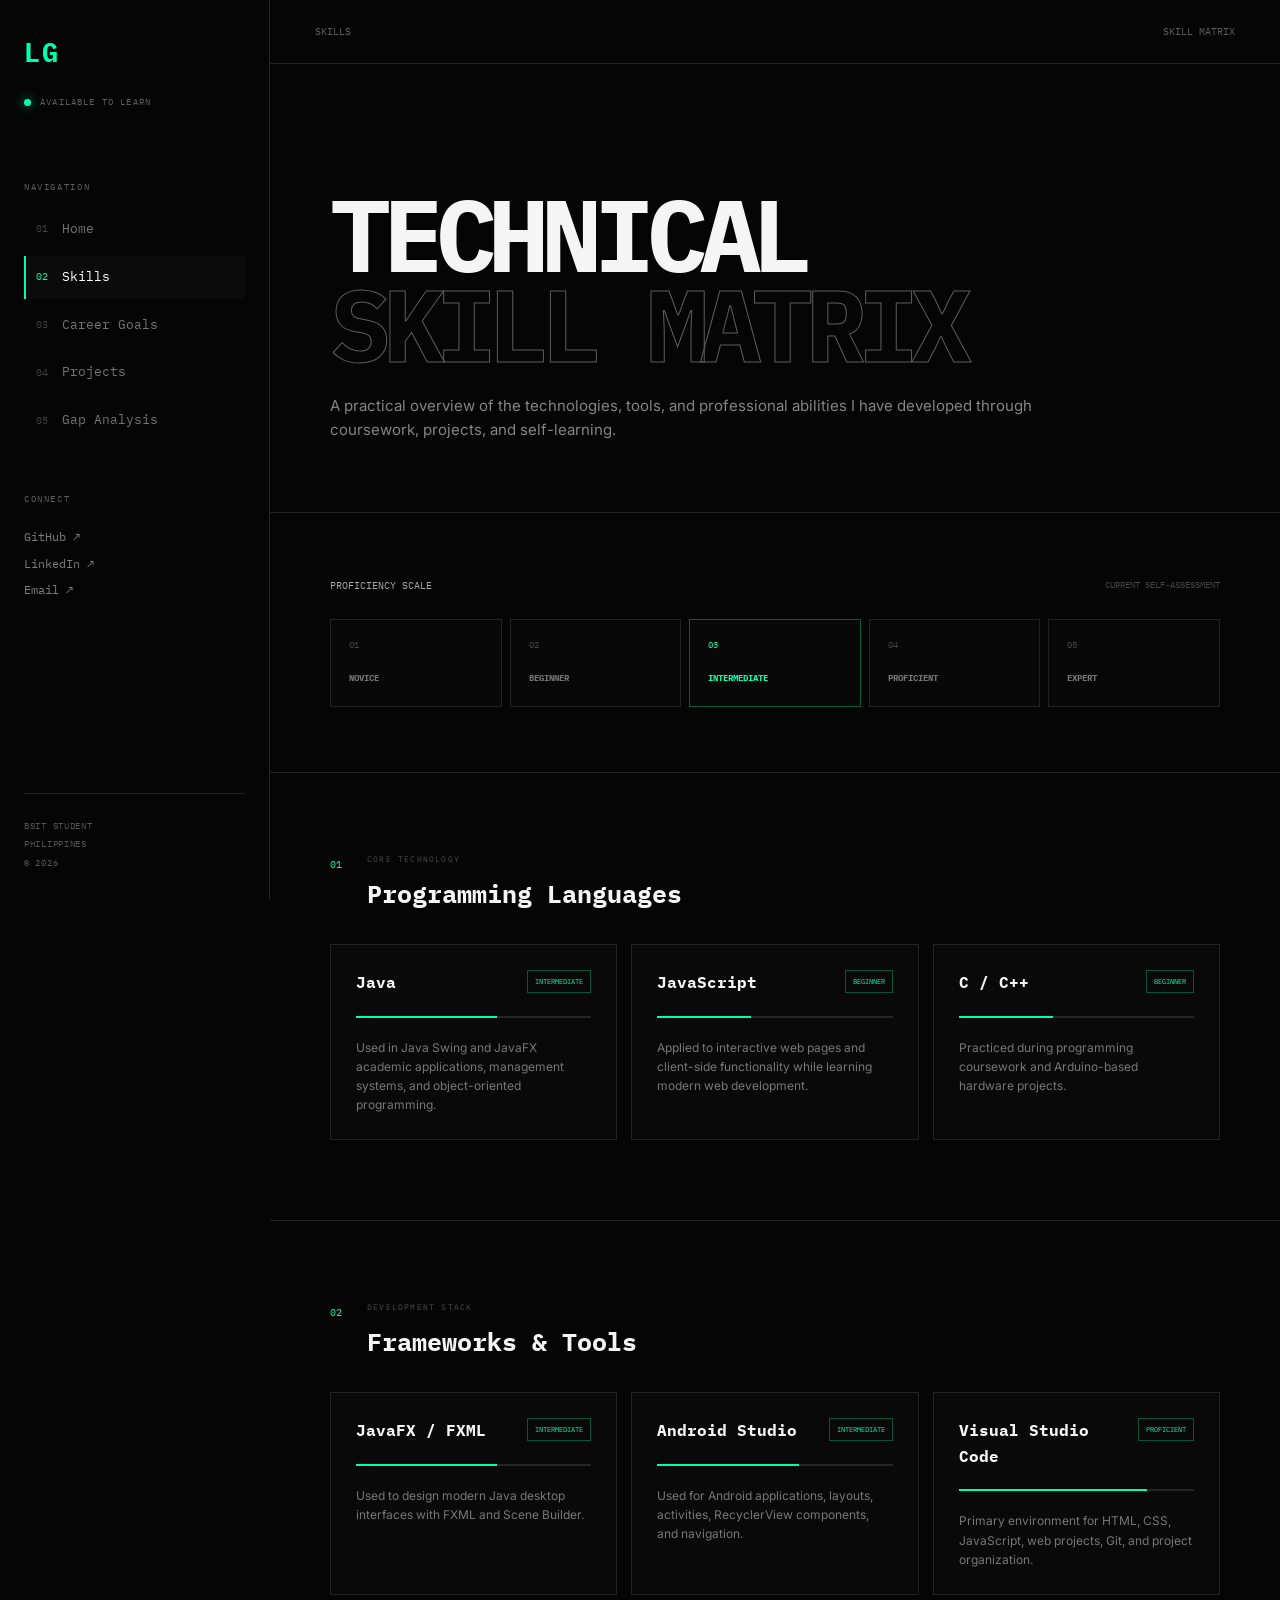
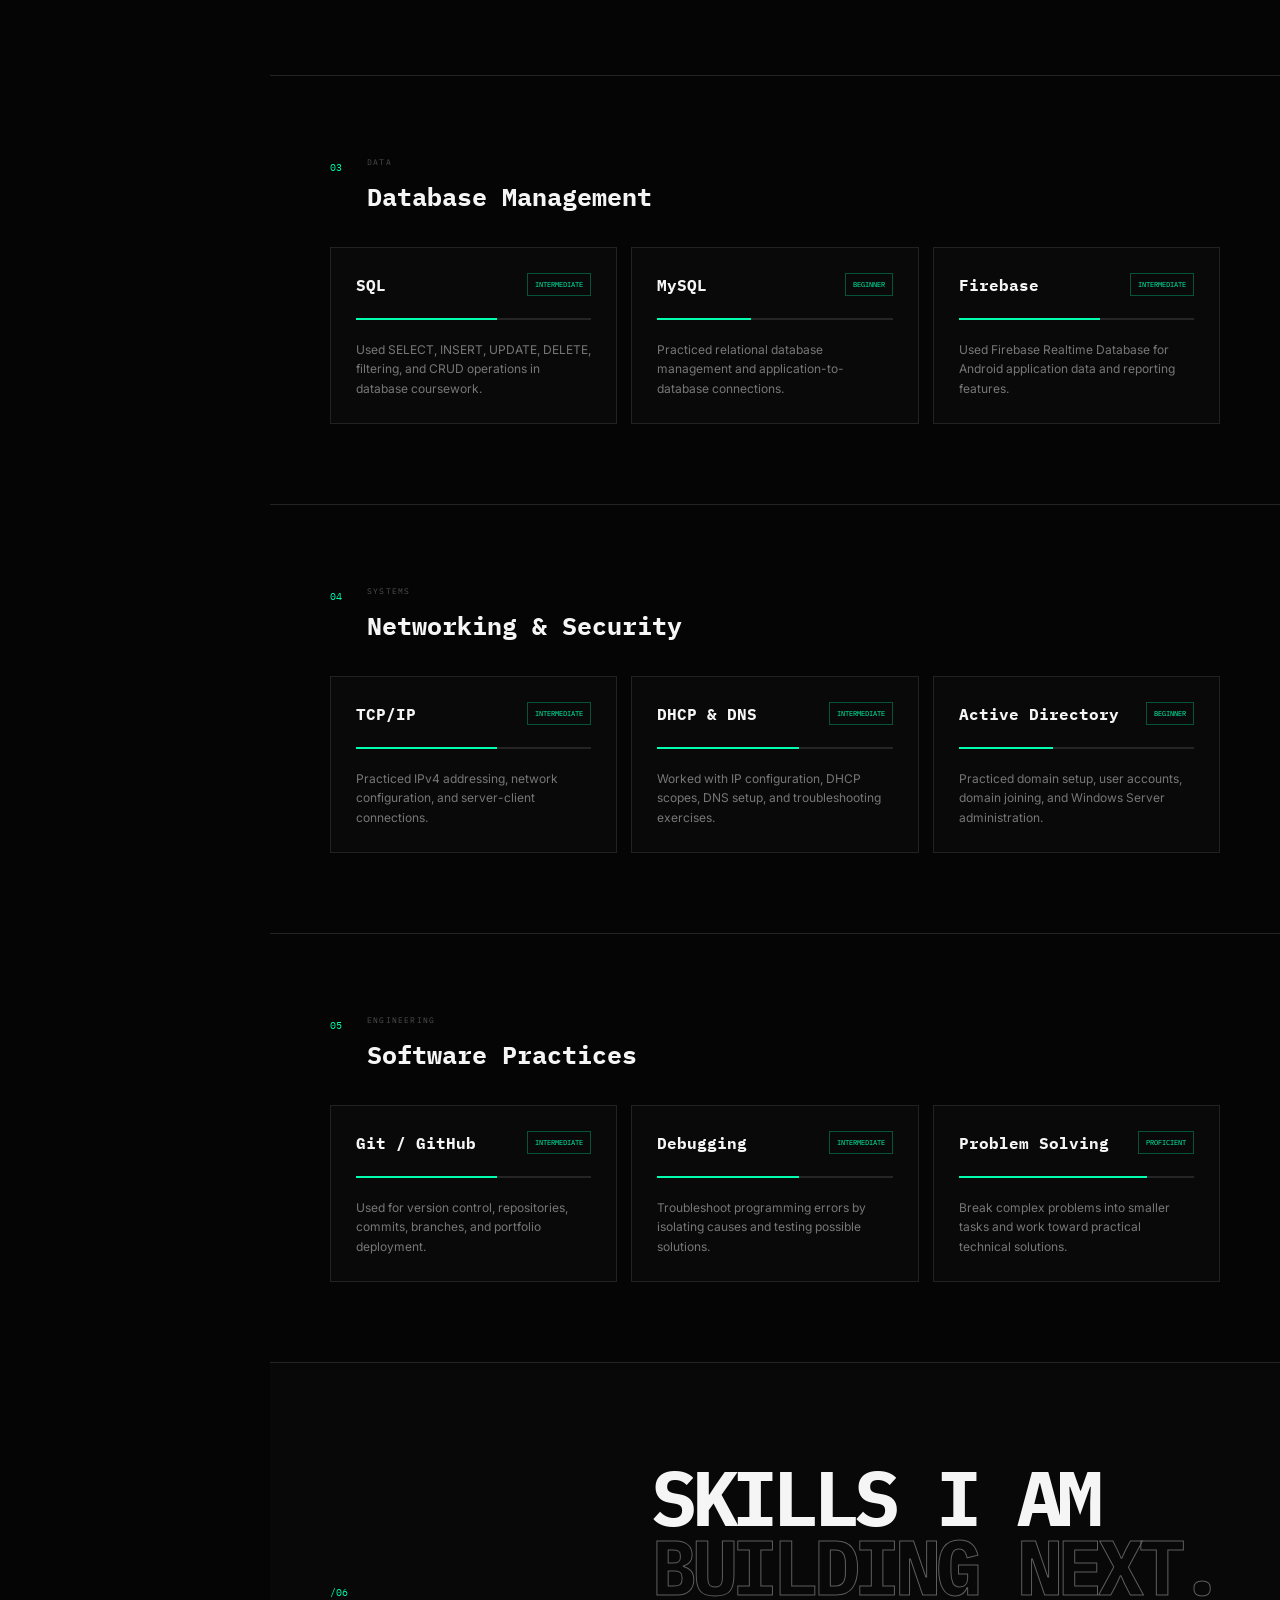
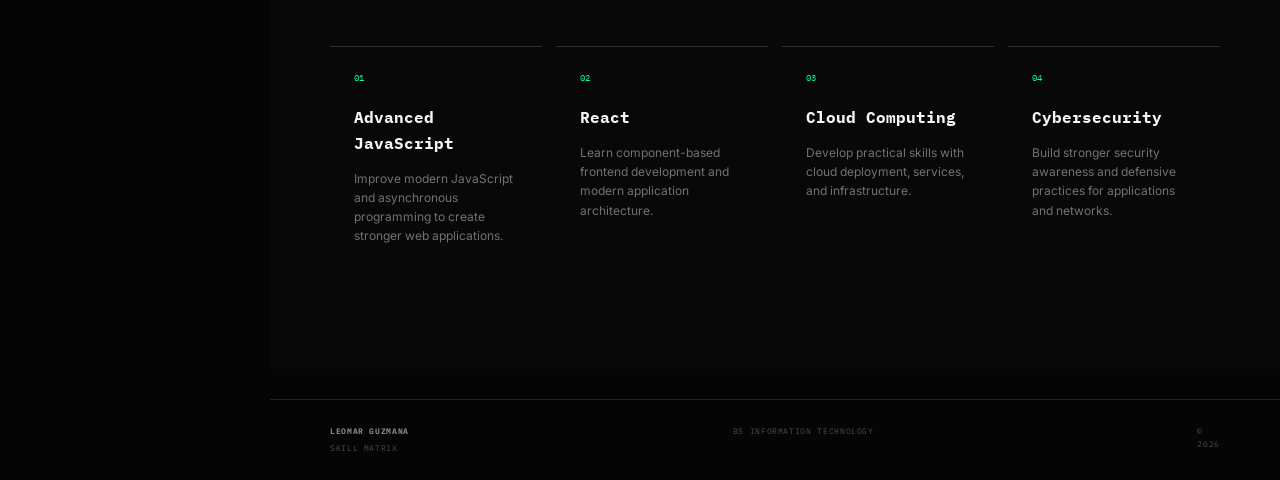
<file: skills.html>
<!DOCTYPE html>
<html lang="en">
<head>

    <meta charset="UTF-8">
    <meta name="viewport" content="width=device-width, initial-scale=1.0">

    <title>Skills | Leomar Guzmana</title>

    <meta
        name="description"
        content="Leomar Guzmana — technical and professional skills."
    >

    <link rel="preconnect" href="https://fonts.googleapis.com">
    <link rel="preconnect" href="https://fonts.gstatic.com" crossorigin>

    <link
        href="https://fonts.googleapis.com/css2?family=IBM+Plex+Mono:wght@400;500;600;700&family=Inter:wght@400;500;600;700;800&display=swap"
        rel="stylesheet"
    >

    <link rel="stylesheet" href="css/style.css">

</head>

<body>

<div class="background-grid"></div>



<aside class="sidebar">

    <div class="sidebar-top">

        <a href="index.html" class="logo">
            <span class="logo-bracket"[</span>LG<span class="logo-bracket"></span>
        </a>

        <p class="sidebar-status">
            <span class="status-dot"></span>
            AVAILABLE TO LEARN
        </p>

    </div>


    <nav class="navigation">

        <p class="nav-title">
            NAVIGATION
        </p>

        <a href="index.html" class="nav-link">

            <span class="nav-number">
                01
            </span>

            <span>
                Home
            </span>

        </a>


        <a href="skills.html" class="nav-link active">

            <span class="nav-number">
                02
            </span>

            <span>
                Skills
            </span>

        </a>


        <a href="goals.html" class="nav-link">

            <span class="nav-number">
                03
            </span>

            <span>
                Career Goals
            </span>

        </a>

        <a href="projects.html" class="nav-link">

            <span class="nav-number">
                04
            </span>

            <span>
                Projects
            </span>

        </a>

        <a href="gap-analysis.html" class="nav-link">

            <span class="nav-number">
                05
            </span>

            <span>
                Gap Analysis
            </span>

        </a>

    </nav>


    <div class="sidebar-social">

        <p class="nav-title">
            CONNECT
        </p>

        <a
            href="https://github.com/Leomar030705"
            target="_blank"
            rel="noopener noreferrer"
        >
            GitHub ↗
        </a>

        <a
            href="https://www.linkedin.com/in/leomar-guzmana-210b303a2"
            target="_blank"
            rel="noopener noreferrer"
        >
            LinkedIn ↗
        </a>

        <a href="mailto:guzmanaleomar@gmail.com">
            Email ↗
        </a>

    </div>


    <div class="sidebar-footer">

        <p>BSIT STUDENT</p>
        <p>PHILIPPINES</p>

        <span>
            © <span class="current-year"></span>
        </span>

    </div>

</aside>



<main class="main">

    <header class="top-bar">

        <div class="breadcrumb">

            <span>SKILLS</span>

        </div>

        <div class="top-right">

            <span>SKILL MATRIX</span>
          
        </div>

    </header>


  
    <section class="page-hero">

        <span class="section-index">
            
        </span>

        <h1>
            TECHNICAL<br>
            <span>SKILL MATRIX</span>
        </h1>

        <p>
            A practical overview of the technologies, tools, and
            professional abilities I have developed through
            coursework, projects, and self-learning.
        </p>

    </section>



    <section class="skill-overview">

        <div class="overview-title">

            <span>
                PROFICIENCY SCALE
            </span>

            <p>
                CURRENT SELF-ASSESSMENT
            </p>

        </div>


        <div class="scale">

            <div class="scale-item">
                <span>01</span>
                <strong>NOVICE</strong>
            </div>

            <div class="scale-item">
                <span>02</span>
                <strong>BEGINNER</strong>
            </div>

            <div class="scale-item current">
                <span>03</span>
                <strong>INTERMEDIATE</strong>
            </div>

            <div class="scale-item">
                <span>04</span>
                <strong>PROFICIENT</strong>
            </div>

            <div class="scale-item">
                <span>05</span>
                <strong>EXPERT</strong>
            </div>

        </div>

    </section>


  
    <section class="skill-group">

        <div class="skill-group-head">

            <span>01</span>

            <div>
                <p>CORE TECHNOLOGY</p>
                <h2>Programming Languages</h2>
            </div>

        </div>


        <div class="skill-grid">

            <article class="skill-item">

                <div class="skill-top">
                    <h3>Java</h3>

                    <span class="skill-level">
                        INTERMEDIATE
                    </span>
                </div>

                <div class="skill-meter">
                    <span style="width: 60%;"></span>
                </div>

                <p>
                    Used in Java Swing and JavaFX academic applications,
                    management systems, and object-oriented programming.
                </p>

            </article>


            <article class="skill-item">

                <div class="skill-top">

                    <h3>JavaScript</h3>

                    <span class="skill-level">
                        BEGINNER
                    </span>

                </div>

                <div class="skill-meter">
                    <span style="width: 40%;"></span>
                </div>

                <p>
                    Applied to interactive web pages and client-side
                    functionality while learning modern web development.
                </p>

            </article>


            <article class="skill-item">

                <div class="skill-top">

                    <h3>C / C++</h3>

                    <span class="skill-level">
                        BEGINNER
                    </span>

                </div>

                <div class="skill-meter">
                    <span style="width: 40%;"></span>
                </div>

                <p>
                    Practiced during programming coursework and
                    Arduino-based hardware projects.
                </p>

            </article>

        </div>

    </section>


   
    <section class="skill-group">

        <div class="skill-group-head">

            <span>02</span>

            <div>

                <p>DEVELOPMENT STACK</p>

                <h2>
                    Frameworks &amp; Tools
                </h2>

            </div>

        </div>


        <div class="skill-grid">

            <article class="skill-item">

                <div class="skill-top">
                    <h3>JavaFX / FXML</h3>

                    <span class="skill-level">
                        INTERMEDIATE
                    </span>
                </div>

                <div class="skill-meter">
                    <span style="width: 60%;"></span>
                </div>

                <p>
                    Used to design modern Java desktop interfaces with
                    FXML and Scene Builder.
                </p>

            </article>


            <article class="skill-item">

                <div class="skill-top">
                    <h3>Android Studio</h3>

                    <span class="skill-level">
                        INTERMEDIATE
                    </span>
                </div>

                <div class="skill-meter">
                    <span style="width: 60%;"></span>
                </div>

                <p>
                    Used for Android applications, layouts, activities,
                    RecyclerView components, and navigation.
                </p>

            </article>


            <article class="skill-item">

                <div class="skill-top">
                    <h3>Visual Studio Code</h3>

                    <span class="skill-level">
                        PROFICIENT
                    </span>
                </div>

                <div class="skill-meter">
                    <span style="width: 80%;"></span>
                </div>

                <p>
                    Primary environment for HTML, CSS, JavaScript,
                    web projects, Git, and project organization.
                </p>

            </article>

        </div>

    </section>


   
    <section class="skill-group">

        <div class="skill-group-head">

            <span>03</span>

            <div>

                <p>DATA</p>

                <h2>
                    Database Management
                </h2>

            </div>

        </div>


        <div class="skill-grid">

            <article class="skill-item">

                <div class="skill-top">
                    <h3>SQL</h3>

                    <span class="skill-level">
                        INTERMEDIATE
                    </span>
                </div>

                <div class="skill-meter">
                    <span style="width: 60%;"></span>
                </div>

                <p>
                    Used SELECT, INSERT, UPDATE, DELETE, filtering,
                    and CRUD operations in database coursework.
                </p>

            </article>


            <article class="skill-item">

                <div class="skill-top">
                    <h3>MySQL</h3>

                    <span class="skill-level">
                        BEGINNER
                    </span>
                </div>

                <div class="skill-meter">
                    <span style="width: 40%;"></span>
                </div>

                <p>
                    Practiced relational database management and
                    application-to-database connections.
                </p>

            </article>


            <article class="skill-item">

                <div class="skill-top">
                    <h3>Firebase</h3>

                    <span class="skill-level">
                        INTERMEDIATE
                    </span>
                </div>

                <div class="skill-meter">
                    <span style="width: 60%;"></span>
                </div>

                <p>
                    Used Firebase Realtime Database for Android
                    application data and reporting features.
                </p>

            </article>

        </div>

    </section>


   
    <section class="skill-group">

        <div class="skill-group-head">

            <span>04</span>

            <div>

                <p>SYSTEMS</p>

                <h2>
                    Networking &amp; Security
                </h2>

            </div>

        </div>


        <div class="skill-grid">

            <article class="skill-item">

                <div class="skill-top">
                    <h3>TCP/IP</h3>

                    <span class="skill-level">
                        INTERMEDIATE
                    </span>
                </div>

                <div class="skill-meter">
                    <span style="width: 60%;"></span>
                </div>

                <p>
                    Practiced IPv4 addressing, network configuration,
                    and server-client connections.
                </p>

            </article>


            <article class="skill-item">

                <div class="skill-top">
                    <h3>DHCP &amp; DNS</h3>

                    <span class="skill-level">
                        INTERMEDIATE
                    </span>
                </div>

                <div class="skill-meter">
                    <span style="width: 60%;"></span>
                </div>

                <p>
                    Worked with IP configuration, DHCP scopes,
                    DNS setup, and troubleshooting exercises.
                </p>

            </article>


            <article class="skill-item">

                <div class="skill-top">
                    <h3>Active Directory</h3>

                    <span class="skill-level">
                        BEGINNER
                    </span>
                </div>

                <div class="skill-meter">
                    <span style="width: 40%;"></span>
                </div>

                <p>
                    Practiced domain setup, user accounts,
                    domain joining, and Windows Server administration.
                </p>

            </article>

        </div>

    </section>


    
    <section class="skill-group">

        <div class="skill-group-head">

            <span>05</span>

            <div>

                <p>ENGINEERING</p>

                <h2>
                    Software Practices
                </h2>

            </div>

        </div>


        <div class="skill-grid">

            <article class="skill-item">

                <div class="skill-top">
                    <h3>Git / GitHub</h3>

                    <span class="skill-level">
                        INTERMEDIATE
                    </span>
                </div>

                <div class="skill-meter">
                    <span style="width: 60%;"></span>
                </div>

                <p>
                    Used for version control, repositories,
                    commits, branches, and portfolio deployment.
                </p>

            </article>


            <article class="skill-item">

                <div class="skill-top">
                    <h3>Debugging</h3>

                    <span class="skill-level">
                        INTERMEDIATE
                    </span>
                </div>

                <div class="skill-meter">
                    <span style="width: 60%;"></span>
                </div>

                <p>
                    Troubleshoot programming errors by isolating
                    causes and testing possible solutions.
                </p>

            </article>


            <article class="skill-item">

                <div class="skill-top">
                    <h3>Problem Solving</h3>

                    <span class="skill-level">
                        PROFICIENT
                    </span>
                </div>

                <div class="skill-meter">
                    <span style="width: 80%;"></span>
                </div>

                <p>
                    Break complex problems into smaller tasks and
                    work toward practical technical solutions.
                </p>

            </article>

        </div>

    </section>


   
    <section class="gap-section">

        <div class="gap-title">

            <span>/06</span>

            <h2>
                SKILLS I AM<br>
                <span>BUILDING NEXT.</span>
            </h2>

        </div>


        <div class="gap-grid">

            <article>
                <span>01</span>
                <h3>Advanced JavaScript</h3>
                <p>
                    Improve modern JavaScript and asynchronous programming
                    to create stronger web applications.
                </p>
            </article>


            <article>
                <span>02</span>
                <h3>React</h3>
                <p>
                    Learn component-based frontend development and
                    modern application architecture.
                </p>
            </article>


            <article>
                <span>03</span>
                <h3>Cloud Computing</h3>
                <p>
                    Develop practical skills with cloud deployment,
                    services, and infrastructure.
                </p>
            </article>


            <article>
                <span>04</span>
                <h3>Cybersecurity</h3>
                <p>
                    Build stronger security awareness and defensive
                    practices for applications and networks.
                </p>
            </article>

        </div>

    </section>


    <footer class="footer">

        <div>
            <strong>LEOMAR GUZMANA</strong>
            <span>SKILL MATRIX</span>
        </div>

        <div>
            <span>BS INFORMATION TECHNOLOGY</span>
        </div>

        <div>
            <span>© <span class="current-year"></span></span>
        </div>

    </footer>

</main>


<script src="js/script.js"></script>

</body>
</html>
</file>
<file: css/style.css>
* {
    box-sizing: border-box;
    margin: 0;
    padding: 0;
}

html {
    scroll-behavior: smooth;
    background: #050505;
}

body {
    background: #050505;
    color: #f5f5f5;
    font-family: "Inter", sans-serif;
    line-height: 1.6;
    overflow-x: hidden;
}

a {
    color: inherit;
    text-decoration: none;
}

button,
input,
textarea {
    font: inherit;
}


:root {

    --background: #050505;
    --surface: #0b0b0b;
    --surface-2: #101010;

    --border: #242424;
    --border-light: #313131;

    --white: #ffffff;
    --text: #eeeeee;
    --muted: #8c8c8c;
    --muted-2: #5e5e5e;

    --green: #00ffae;
    --cyan: #55e8ff;
    --purple: #a98bff;
    --blue: #4d8dff;

    --sidebar-width: 270px;

}


.background-grid {

    position: fixed;

    inset: 0;

    pointer-events: none;

    z-index: 0;

    opacity: 0.15;

    background-image:
        linear-gradient(
            rgba(255, 255, 255, 0.035) 1px,
            transparent 1px
        ),
        linear-gradient(
            90deg,
            rgba(255, 255, 255, 0.035) 1px,
            transparent 1px
        );

    background-size: 60px 60px;

}


.sidebar {

    position: fixed;

    left: 0;
    top: 0;
    bottom: 0;

    width: var(--sidebar-width);

    background: #050505;

    border-right: 1px solid var(--border);

    padding: 30px 24px;

    display: flex;

    flex-direction: column;

    z-index: 100;

}



.sidebar-top {

    margin-bottom: 70px;

}

.logo {

    display: inline-block;

    font-family: "IBM Plex Mono", monospace;

    font-size: 27px;

    font-weight: 700;

    letter-spacing: 2px;

    color: var(--white);

    margin-bottom: 22px;

}

.logo-bracket {

    color: var(--green);

}


.sidebar-status {

    display: flex;

    align-items: center;

    gap: 9px;

    color: var(--muted-2);

    font-family: "IBM Plex Mono", monospace;

    font-size: 9px;

    letter-spacing: 0.13em;

}


.status-dot {

    width: 7px;

    height: 7px;

    background: var(--green);

    border-radius: 50%;

    box-shadow: 0 0 12px rgba(0, 255, 174, 0.7);

}




.navigation {

    margin-bottom: 45px;

}


.nav-title {

    color: var(--muted-2);

    font-family: "IBM Plex Mono", monospace;

    font-size: 9px;

    letter-spacing: 0.18em;

    margin-bottom: 14px;

}


.nav-link {

    position: relative;

    display: flex;

    align-items: center;

    gap: 14px;

    width: 100%;

    padding: 11px 10px;

    margin-bottom: 5px;

    color: #747474;

    border-left: 2px solid transparent;

    font-family: "IBM Plex Mono", monospace;

    font-size: 13px;

    transition: 0.25s ease;

}


.nav-number {

    color: #454545;

    font-size: 10px;

}


.nav-link:hover {

    color: var(--white);

    background: #0b0b0b;

}


.nav-link:hover .nav-number {

    color: var(--green);

}


.nav-link.active {

    color: var(--white);

    background: #0b0b0b;

    border-left-color: var(--green);

}


.nav-link.active .nav-number {

    color: var(--green);

}



.sidebar-social {

    display: flex;

    flex-direction: column;

    gap: 7px;

}


.sidebar-social a {

    color: #7c7c7c;

    font-family: "IBM Plex Mono", monospace;

    font-size: 12px;

    transition: 0.2s ease;

}


.sidebar-social a:hover {

    color: var(--green);

    transform: translateX(4px);

}


/* sidebar footer */

.sidebar-footer {

    margin-top: auto;

    padding-top: 25px;

    border-top: 1px solid var(--border);

    display: flex;

    flex-direction: column;

    gap: 4px;

    color: #555;

    font-family: "IBM Plex Mono", monospace;

    font-size: 9px;

    letter-spacing: 0.08em;

}


.main {

    position: relative;

    z-index: 1;

    margin-left: var(--sidebar-width);

    min-height: 100vh;

}


.top-bar {

    height: 64px;

    border-bottom: 1px solid var(--border);

    display: flex;

    align-items: center;

    justify-content: space-between;

    padding: 0 45px;

    color: var(--muted-2);

    font-family: "IBM Plex Mono", monospace;

    font-size: 10px;

}


.breadcrumb {

    display: flex;

    gap: 10px;

}


.slash {

    color: var(--green);

}


.top-right {

    display: flex;

    align-items: center;

    gap: 12px;

}


.top-line {

    display: block;

    width: 35px;

    height: 1px;

    background: #353535;

}


.hero {

    padding: 80px 60px 0;

}


.hero-label {

    display: flex;

    align-items: center;

    gap: 10px;

    color: var(--muted-2);

    font-family: "IBM Plex Mono", monospace;

    font-size: 10px;

    letter-spacing: 0.15em;

    margin-bottom: 40px;

}


.terminal-symbol {

    color: var(--green);

    font-size: 17px;

}


.hero-main {

    display: grid;

    grid-template-columns: 1.3fr 0.7fr;

    gap: 60px;

    align-items: end;

}


.hero-small {

    color: var(--green);

    font-family: "IBM Plex Mono", monospace;

    font-size: 10px;

    letter-spacing: 0.18em;

    margin-bottom: 20px;

}


.hero h1 {

    font-family: "IBM Plex Mono", monospace;

    font-size: clamp(4rem, 8vw, 9rem);

    line-height: 0.88;

    letter-spacing: -0.08em;

    font-weight: 600;

}


.hero h1 span {

    color: transparent;

    -webkit-text-stroke: 1px #6d6d6d;

}


.hero-role {

    display: flex;

    align-items: center;

    gap: 15px;

    margin-top: 35px;

}


.role-line {

    width: 45px;

    height: 1px;

    background: var(--green);

}


.hero-role p {

    color: #a0a0a0;

    font-family: "IBM Plex Mono", monospace;

    font-size: 11px;

    line-height: 1.7;

}


.terminal-card {

    border: 1px solid #292929;

    background: #080808;

    box-shadow:
        0 30px 70px rgba(0, 0, 0, 0.45);

}


.terminal-header {

    display: flex;

    align-items: center;

    justify-content: space-between;

    padding: 12px 15px;

    border-bottom: 1px solid #252525;

    color: #686868;

    font-family: "IBM Plex Mono", monospace;

    font-size: 9px;

}


.terminal-dots {

    display: flex;

    gap: 5px;

}


.terminal-dots span {

    width: 6px;

    height: 6px;

    border-radius: 50%;

    background: #414141;

}


.terminal-body {

    padding: 25px 22px;

    font-family: "IBM Plex Mono", monospace;

    font-size: 11px;

}


.terminal-body p {

    margin-bottom: 11px;

    color: #666;

}


.terminal-key {

    color: var(--cyan);

}


.terminal-value {

    color: #d8d8d8;

}


.terminal-green {

    color: var(--green);

}


.terminal-cursor {

    margin-top: 18px;

    color: var(--green);

    animation: cursorBlink 1s infinite;

}


@keyframes cursorBlink {

    0%,
    45% {
        opacity: 1;
    }

    46%,
    100% {
        opacity: 0;
    }

}


.hero-introduction {

    margin-top: 75px;

    padding: 25px 0;

    border-top: 1px solid var(--border);

    border-bottom: 1px solid var(--border);

    display: grid;

    grid-template-columns: 100px 1fr;

    gap: 30px;

}


.intro-number {

    color: var(--green);

    font-family: "IBM Plex Mono", monospace;

    font-size: 10px;

}


.hero-introduction p {

    max-width: 760px;

    color: #999;

    font-size: 16px;

}


.section {

    padding: 115px 60px 0;

}


.section-heading {

    display: flex;

    justify-content: space-between;

    align-items: end;

    margin-bottom: 35px;

    padding-bottom: 18px;

    border-bottom: 1px solid var(--border);

}


.section-heading > div {

    display: flex;

    align-items: center;

    gap: 15px;

}


.section-index {

    color: var(--green);

    font-family: "IBM Plex Mono", monospace;

    font-size: 10px;

}


.section-heading h2 {

    font-family: "IBM Plex Mono", monospace;

    font-size: 15px;

    font-weight: 600;

    letter-spacing: 0.03em;

}


.section-heading p {

    color: #4f4f4f;

    font-family: "IBM Plex Mono", monospace;

    font-size: 9px;

}


.project-bento {

    display: grid;

    grid-template-columns: repeat(2, minmax(0, 1fr));

    gap: 18px;

}


.project {

    position: relative;

    min-height: 330px;

    padding: 28px;

    background: rgba(10, 10, 10, 0.88);

    border: 1px solid #242424;

    overflow: hidden;

    transition:
        transform 0.3s ease,
        border-color 0.3s ease,
        background 0.3s ease;

}


.project::after {

    content: "";

    position: absolute;

    right: -70px;
    bottom: -80px;

    width: 190px;
    height: 190px;

    border-radius: 50%;

    border: 1px solid #1f1f1f;

    transition: 0.3s ease;

}


.project:hover {

    transform: translateY(-5px);

    border-color: #414141;

    background: #0d0d0d;

}


.project:hover::after {

    border-color: rgba(0, 255, 174, 0.35);

}


.project-large {

    min-height: 400px;

}


.project-wide {

    grid-column: span 2;

}


.project-number {

    position: absolute;

    right: 25px;
    top: 22px;

    color: #343434;

    font-family: "IBM Plex Mono", monospace;

    font-size: 10px;

}


.project-type {

    color: #555;

    font-family: "IBM Plex Mono", monospace;

    font-size: 9px;

    letter-spacing: 0.15em;

}


.project-content {

    position: absolute;

    left: 28px;
    right: 28px;
    bottom: 75px;

}


.project-icon {

    width: 48px;
    height: 48px;

    display: grid;

    place-items: center;

    margin-bottom: 20px;

    color: #fff;

    font-family: "IBM Plex Mono", monospace;

    font-size: 12px;

    font-weight: 600;

}


.green-bg {

    background: #075b44;

}


.blue-bg {

    background: #19458c;

}


.cyan-bg {

    background: #176978;

}


.purple-bg {

    background: #4d388c;

}


.project h3 {

    font-family: "IBM Plex Mono", monospace;

    font-size: 23px;

    line-height: 1.2;

    margin-bottom: 12px;

}


.project p {

    color: #858585;

    font-size: 13px;

    max-width: 560px;

}


.project-tags {

    position: absolute;

    left: 28px;
    bottom: 25px;

    display: flex;

    flex-wrap: wrap;

    gap: 8px;

}


.project-tags span {

    padding: 6px 9px;

    border: 1px solid #2b2b2b;

    background: #0c0c0c;

    color: #797979;

    font-family: "IBM Plex Mono", monospace;

    font-size: 8px;

}


.about-section {

    margin-top: 115px;

    padding: 75px 60px;

    display: grid;

    grid-template-columns: 1fr 1fr;

    gap: 80px;

    border-top: 1px solid var(--border);

    border-bottom: 1px solid var(--border);

    background: #080808;

}


.about-left h2 {

    margin-top: 20px;

    font-family: "IBM Plex Mono", monospace;

    font-size: clamp(3rem, 5vw, 6rem);

    line-height: 0.9;

    letter-spacing: -0.07em;

}


.about-left h2 span {

    color: transparent;

    -webkit-text-stroke: 1px #656565;

}


.about-right {

    padding-top: 10px;

}


.about-right p {

    max-width: 610px;

    color: #858585;

    font-size: 15px;

    margin-bottom: 20px;

}


.about-right .about-lead {

    color: #eee;

    font-size: 20px;

    line-height: 1.5;

}


.contact-section {

    padding: 110px 60px;

}


.contact-label {

    color: var(--green);

    font-family: "IBM Plex Mono", monospace;

    font-size: 9px;

    letter-spacing: 0.15em;

    margin-bottom: 40px;

}


.contact-main {

    display: grid;

    grid-template-columns: 1fr 1fr;

    gap: 70px;

}


.contact-main h2 {

    font-family: "IBM Plex Mono", monospace;

    font-size: clamp(3.5rem, 7vw, 8rem);

    line-height: 0.88;

    letter-spacing: -0.08em;

}


.contact-main h2 span {

    color: transparent;

    -webkit-text-stroke: 1px #606060;

}


.contact-links {

    display: flex;

    flex-direction: column;

}


.contact-links a {

    padding: 17px 0;

    border-bottom: 1px solid #242424;

    transition: 0.2s ease;

}


.contact-links a:first-child {

    border-top: 1px solid #242424;

}


.contact-links a:hover {

    padding-left: 8px;

    border-color: var(--green);

}


.contact-links span {

    display: block;

    color: #555;

    font-family: "IBM Plex Mono", monospace;

    font-size: 8px;

    letter-spacing: 0.15em;

    margin-bottom: 5px;

}


.contact-links strong {

    font-family: "IBM Plex Mono", monospace;

    font-size: 12px;

    font-weight: 500;

    color: #ddd;

}



.footer {

    margin-top: 30px;

    padding: 25px 60px;

    border-top: 1px solid var(--border);

    display: flex;

    justify-content: space-between;

    gap: 30px;

    color: #4d4d4d;

    font-family: "IBM Plex Mono", monospace;

    font-size: 8px;

    letter-spacing: 0.08em;

}


.footer strong {

    display: block;

    color: #868686;

    margin-bottom: 4px;

}


.footer span {

    display: block;

}



.page-hero {

    padding: 100px 60px 70px;

    border-bottom: 1px solid var(--border);

}


.page-hero h1 {

    margin-top: 25px;

    margin-bottom: 25px;

    font-family: "IBM Plex Mono", monospace;

    font-size: clamp(4rem, 8vw, 8rem);

    line-height: 0.88;

    letter-spacing: -0.08em;

    max-width: 1000px;

}


.page-hero h1 span {

    color: transparent;

    -webkit-text-stroke: 1px #5f5f5f;

}


.page-hero > p {

    max-width: 730px;

    color: #858585;

    font-size: 15px;

}



.skill-overview {

    padding: 65px 60px;

    border-bottom: 1px solid var(--border);

}


.overview-title {

    display: flex;

    justify-content: space-between;

    margin-bottom: 25px;

}


.overview-title span {

    color: #aaa;

    font-family: "IBM Plex Mono", monospace;

    font-size: 10px;

}


.overview-title p {

    color: #454545;

    font-family: "IBM Plex Mono", monospace;

    font-size: 9px;

}


.scale {

    display: grid;

    grid-template-columns: repeat(5, 1fr);

    gap: 8px;

}


.scale-item {

    padding: 18px;

    border: 1px solid #222;

    background: #080808;

}


.scale-item span {

    display: block;

    color: #444;

    font-family: "IBM Plex Mono", monospace;

    font-size: 9px;

    margin-bottom: 10px;

}


.scale-item strong {

    color: #757575;

    font-family: "IBM Plex Mono", monospace;

    font-size: 9px;

}


.scale-item.current {

    border-color: rgba(0, 255, 174, 0.35);

}


.scale-item.current span,
.scale-item.current strong {

    color: var(--green);

}



.skill-group {

    padding: 80px 60px;

    border-bottom: 1px solid var(--border);

}


.skill-group-head {

    display: flex;

    gap: 25px;

    align-items: flex-start;

    margin-bottom: 30px;

}


.skill-group-head > span {

    color: var(--green);

    font-family: "IBM Plex Mono", monospace;

    font-size: 10px;

    padding-top: 4px;

}


.skill-group-head p {

    color: #4f4f4f;

    font-family: "IBM Plex Mono", monospace;

    font-size: 8px;

    letter-spacing: 0.15em;

    margin-bottom: 8px;

}


.skill-group-head h2 {

    font-family: "IBM Plex Mono", monospace;

    font-size: 25px;

}


.skill-grid {

    display: grid;

    grid-template-columns: repeat(3, 1fr);

    gap: 14px;

}


.skill-item {

    padding: 25px;

    background: #090909;

    border: 1px solid #222;

    transition: 0.25s ease;

}


.skill-item:hover {

    border-color: #414141;

    transform: translateY(-3px);

}


.skill-top {

    display: flex;

    justify-content: space-between;

    align-items: flex-start;

    gap: 20px;

    margin-bottom: 20px;

}


.skill-top h3 {

    font-family: "IBM Plex Mono", monospace;

    font-size: 16px;

}


.skill-level {

    flex-shrink: 0;

    color: var(--green);

    font-family: "IBM Plex Mono", monospace;

    font-size: 7px;

    border: 1px solid rgba(0, 255, 174, 0.3);

    padding: 5px 7px;

}


.skill-meter {

    height: 2px;

    background: #252525;

    margin-bottom: 20px;

}


.skill-meter span {

    display: block;

    height: 100%;

    background: var(--green);

}


.skill-item p {

    color: #777;

    font-size: 12px;

}


.gap-section {

    padding: 100px 60px;

    background: #080808;

}


.gap-title {

    display: flex;

    align-items: end;

    justify-content: space-between;

    margin-bottom: 45px;

}


.gap-title > span {

    color: var(--green);

    font-family: "IBM Plex Mono", monospace;

    font-size: 10px;

}


.gap-title h2 {

    font-family: "IBM Plex Mono", monospace;

    font-size: clamp(3rem, 6vw, 6rem);

    line-height: 0.9;

    letter-spacing: -0.07em;

}


.gap-title h2 span {

    color: transparent;

    -webkit-text-stroke: 1px #5e5e5e;

}


.gap-grid {

    display: grid;

    grid-template-columns: repeat(4, 1fr);

    gap: 14px;

}


.gap-grid article {

    padding: 24px;

    border-top: 1px solid #303030;

}


.gap-grid article > span {

    display: block;

    color: var(--green);

    font-family: "IBM Plex Mono", monospace;

    font-size: 9px;

    margin-bottom: 20px;

}


.gap-grid h3 {

    font-family: "IBM Plex Mono", monospace;

    font-size: 16px;

    margin-bottom: 12px;

}


.gap-grid p {

    color: #727272;

    font-size: 12px;

}



.roadmap {

    padding: 90px 60px;

}


.roadmap-header {

    display: flex;

    justify-content: space-between;

    padding-bottom: 20px;

    border-bottom: 1px solid var(--border);

    margin-bottom: 10px;

}


.roadmap-header span,
.roadmap-header p {

    color: #555;

    font-family: "IBM Plex Mono", monospace;

    font-size: 9px;

    letter-spacing: 0.12em;

}


.roadmap-item {

    display: grid;

    grid-template-columns: 160px 1fr;

    gap: 60px;

    padding: 55px 0;

    border-bottom: 1px solid var(--border);

}


.roadmap-side span {

    display: block;

    color: var(--green);

    font-family: "IBM Plex Mono", monospace;

    font-size: 34px;

    font-weight: 600;

    margin-bottom: 8px;

}


.roadmap-side small {

    color: #4d4d4d;

    font-family: "IBM Plex Mono", monospace;

    font-size: 8px;

}


.roadmap-content {

    max-width: 850px;

}


.roadmap-label {

    color: var(--green);

    font-family: "IBM Plex Mono", monospace;

    font-size: 9px;

    letter-spacing: 0.15em;

    margin-bottom: 15px;

}


.roadmap-content h2 {

    font-family: "IBM Plex Mono", monospace;

    font-size: clamp(2rem, 4vw, 4rem);

    line-height: 1;

    letter-spacing: -0.06em;

    margin-bottom: 25px;

}


.roadmap-content > p {

    color: #818181;

    max-width: 720px;

    font-size: 14px;

}


.goal-list {

    display: grid;

    grid-template-columns: repeat(3, 1fr);

    margin-top: 35px;

    border-top: 1px solid #242424;

}


.goal-list > div {

    padding: 20px 15px 10px 0;

    border-right: 1px solid #242424;

    margin-right: 15px;

}


.goal-list > div:last-child {

    border-right: 0;

}


.goal-list span {

    display: block;

    color: #4b4b4b;

    font-family: "IBM Plex Mono", monospace;

    font-size: 8px;

    margin-bottom: 12px;

}


.goal-list strong {

    color: #bdbdbd;

    font-family: "IBM Plex Mono", monospace;

    font-size: 10px;

    font-weight: 500;

}



.industry-section {

    padding: 90px 60px;

    display: grid;

    grid-template-columns: 220px 1fr;

    gap: 80px;

    border-top: 1px solid var(--border);

    border-bottom: 1px solid var(--border);

    background: #080808;

}


.industry-label {

    color: var(--green);

    font-family: "IBM Plex Mono", monospace;

    font-size: 9px;

    letter-spacing: 0.14em;

}


.industry-content h2 {

    font-family: "IBM Plex Mono", monospace;

    font-size: clamp(2.5rem, 5vw, 5rem);

    line-height: 0.94;

    letter-spacing: -0.07em;

    margin-bottom: 30px;

}


.industry-content h2 span {

    color: transparent;

    -webkit-text-stroke: 1px #5d5d5d;

}


.industry-content p {

    color: #7d7d7d;

    max-width: 700px;

    font-size: 14px;

}



.development-section {

    padding: 100px 60px;

}


.development-header {

    display: flex;

    justify-content: space-between;

    margin-bottom: 40px;

}


.development-header span,
.development-header p {

    color: #505050;

    font-family: "IBM Plex Mono", monospace;

    font-size: 9px;

}


.development-grid {

    display: grid;

    grid-template-columns: repeat(4, 1fr);

    border-top: 1px solid var(--border);

    border-bottom: 1px solid var(--border);

}


.development-grid article {

    min-height: 300px;

    padding: 30px;

    border-right: 1px solid var(--border);

}


.development-grid article:last-child {

    border-right: 0;

}


.development-number {

    display: block;

    color: var(--green);

    font-family: "IBM Plex Mono", monospace;

    font-size: 10px;

    margin-bottom: 55px;

}


.development-grid h3 {

    font-family: "IBM Plex Mono", monospace;

    font-size: 24px;

    margin-bottom: 15px;

}


.development-grid p {

    color: #737373;

    font-size: 12px;

}


.motivation {

    padding: 100px 60px;

    display: grid;

    grid-template-columns: 1fr 1fr;

    gap: 80px;

    border-top: 1px solid var(--border);

    background: #080808;

}


.motivation h2 {

    margin-top: 20px;

    font-family: "IBM Plex Mono", monospace;

    font-size: clamp(3rem, 5vw, 5rem);

    line-height: 0.9;

    letter-spacing: -0.07em;

}


.motivation h2 span {

    color: transparent;

    -webkit-text-stroke: 1px #626262;

}


.motivation-text p {

    color: #818181;

    font-size: 15px;

    max-width: 680px;

    margin-bottom: 22px;

}


.motivation-text p:first-child {

    color: #e5e5e5;

    font-size: 20px;

}


@media (max-width: 1150px) {

    :root {
        --sidebar-width: 230px;
    }

    .hero,
    .section,
    .about-section,
    .contact-section,
    .page-hero,
    .skill-overview,
    .skill-group,
    .gap-section,
    .roadmap,
    .industry-section,
    .development-section,
    .motivation {
        padding-left: 40px;
        padding-right: 40px;
    }

    .hero-main {
        grid-template-columns: 1fr;
    }

    .hero-right {
        max-width: 600px;
    }

    .skill-grid {
        grid-template-columns: repeat(2, 1fr);
    }

    .gap-grid {
        grid-template-columns: repeat(2, 1fr);
    }

    .development-grid {
        grid-template-columns: repeat(2, 1fr);
    }

    .development-grid article:nth-child(2) {
        border-right: 0;
    }

    .development-grid article:nth-child(-n+2) {
        border-bottom: 1px solid var(--border);
    }

}


@media (max-width: 850px) {

    :root {
        --sidebar-width: 200px;
    }

    .top-bar {
        padding: 0 25px;
    }

    .hero h1 {
        font-size: clamp(3.4rem, 10vw, 6rem);
    }

    .project-bento {
        grid-template-columns: 1fr;
    }

    .project-wide {
        grid-column: auto;
    }

    .about-section,
    .contact-main,
    .motivation {
        grid-template-columns: 1fr;
        gap: 45px;
    }

    .roadmap-item {
        grid-template-columns: 100px 1fr;
        gap: 35px;
    }

    .industry-section {
        grid-template-columns: 1fr;
        gap: 25px;
    }

    .goal-list {
        grid-template-columns: 1fr;
    }

    .goal-list > div {
        border-right: 0;
        border-bottom: 1px solid #242424;
        padding-bottom: 15px;
        margin-right: 0;
    }

    .goal-list > div:last-child {
        border-bottom: 0;
    }

}



@media (max-width: 650px) {

    :root {
        --sidebar-width: 0px;
    }


    body {
        overflow-x: hidden;
    }


    .sidebar {

        position: relative;

        width: 100%;

        height: auto;

        padding: 20px;

        border-right: 0;

        border-bottom: 1px solid var(--border);

    }


    .sidebar-top {

        margin-bottom: 25px;

        display: flex;

        justify-content: space-between;

        align-items: center;

    }


    .sidebar-status {

        font-size: 8px;

    }


    .navigation {

        margin-bottom: 25px;

    }


    .nav-title {

        margin-bottom: 8px;

    }


    .nav-link {

        display: inline-flex;

        width: auto;

        margin-right: 5px;

        padding: 9px;

        border-left: 0;

        border-bottom: 2px solid transparent;

    }


    .nav-link.active {

        border-left: 0;

        border-bottom-color: var(--green);

    }


    .sidebar-social {

        display: none;

    }


    .sidebar-footer {

        display: none;

    }


    .top-bar {

        height: 50px;

        padding: 0 20px;

    }


    .top-right span:first-child {

        display: none;

    }


    .top-line {

        display: none;

    }


    .hero,
    .section,
    .about-section,
    .contact-section,
    .page-hero,
    .skill-overview,
    .skill-group,
    .gap-section,
    .roadmap,
    .industry-section,
    .development-section,
    .motivation {

        padding-left: 20px;
        padding-right: 20px;

    }


    .hero {

        padding-top: 60px;

    }


    .hero-main {

        gap: 45px;

    }


    .hero h1 {

        font-size: clamp(3.1rem, 16vw, 5rem);

    }


    .hero-introduction {

        grid-template-columns: 1fr;

        gap: 12px;

    }


    .section,
    .skill-group,
    .roadmap,
    .development-section {

        padding-top: 75px;

    }


    .section-heading {

        align-items: flex-start;

        flex-direction: column;

        gap: 12px;

    }


    .skill-grid {

        grid-template-columns: 1fr;

    }


    .scale {

        grid-template-columns: 1fr;

    }


    .scale-item {

        display: flex;

        justify-content: space-between;

        align-items: center;

    }


    .scale-item span {

        margin-bottom: 0;

    }


    .gap-grid {

        grid-template-columns: 1fr;

    }


    .gap-title {

        flex-direction: column;

        align-items: flex-start;

        gap: 20px;

    }


    .roadmap-item {

        grid-template-columns: 1fr;

        gap: 25px;

    }


    .roadmap-side {

        display: flex;

        align-items: baseline;

        gap: 15px;

    }


    .roadmap-side span {

        margin-bottom: 0;

    }


    .development-grid {

        grid-template-columns: 1fr;

    }


    .development-grid article {

        border-right: 0;

        border-bottom: 1px solid var(--border);

    }


    .development-grid article:last-child {

        border-bottom: 0;

    }


    .footer {

        padding: 25px 20px;

        flex-direction: column;

        gap: 15px;

    }


    .contact-section {

        padding-top: 80px;

        padding-bottom: 80px;

    }

}



@media (max-width: 420px) {

    .logo {
        font-size: 24px;
    }

    .hero h1 {
        font-size: 3rem;
    }

    .page-hero h1 {
        font-size: 3rem;
    }

    .about-left h2,
    .motivation h2 {
        font-size: 3rem;
    }

    .contact-main h2 {
        font-size: 3.4rem;
    }

    .project {
        min-height: 360px;
    }

}
</file>
<file: css/additions.css>
/* =========================
   Portfolio additions
   Add the rules below to the end of css/style.css
   ========================= */

.page-hero { padding-bottom: 0; }

.page-hero-title-row {
    display: grid;
    grid-template-columns: minmax(0, 1.2fr) minmax(260px, 0.8fr);
    gap: 60px;
    align-items: end;
}

.hero-side-note {
    max-width: 420px;
    padding: 0 0 10px;
}

.hero-side-note p {
    color: #898989;
    font-size: 14px;
    line-height: 1.8;
}

.case-grid {
    display: grid;
    grid-template-columns: repeat(2, minmax(0, 1fr));
    gap: 18px;
}

.case-card {
    border: 1px solid var(--border);
    background: rgba(10,10,10,.9);
    transition: transform .25s ease, border-color .25s ease;
}

.case-card:hover { transform: translateY(-5px); border-color: #414141; }

.case-top {
    display: flex;
    justify-content: space-between;
    align-items: center;
    padding: 16px 20px;
    border-bottom: 1px solid var(--border);
    font-family: "IBM Plex Mono", monospace;
    font-size: 9px;
    letter-spacing: .14em;
    color: #555;
}

.case-index { color: var(--green); }
.case-body { padding: 26px 24px 28px; }
.case-role { color: var(--green); font-family: "IBM Plex Mono", monospace; font-size: 9px; letter-spacing: .12em; margin-bottom: 12px; }
.case-body h2 { font-family: "IBM Plex Mono", monospace; font-size: 24px; line-height: 1.2; margin-bottom: 12px; }
.case-summary { color: #999; font-size: 14px; line-height: 1.75; margin-bottom: 24px; }
.case-block { margin-top: 20px; padding-top: 16px; border-top: 1px solid #191919; }
.case-block h3 { font-family: "IBM Plex Mono", monospace; font-size: 9px; color: var(--muted-2); letter-spacing: .14em; margin-bottom: 8px; }
.case-block p { color: #a2a2a2; font-size: 13px; line-height: 1.75; }
.tag-row { display: flex; flex-wrap: wrap; gap: 7px; }
.tag-row span { border: 1px solid #292929; background: #0b0b0b; color: #bcbcbc; padding: 5px 8px; font: 9px "IBM Plex Mono", monospace; letter-spacing: .04em; }
.evidence { display: flex; flex-wrap: wrap; gap: 14px; align-items: center; margin-top: 24px; padding-top: 16px; border-top: 1px solid #191919; font: 9px "IBM Plex Mono", monospace; letter-spacing: .12em; }
.evidence span { color: #4f4f4f; }
.evidence a { color: var(--green); }
.evidence a:hover { color: var(--white); }

.documentation-grid { display: grid; grid-template-columns: repeat(3, minmax(0, 1fr)); border-top: 1px solid var(--border); border-left: 1px solid var(--border); }
.documentation-grid > div { padding: 26px 24px; border-right: 1px solid var(--border); border-bottom: 1px solid var(--border); }
.doc-number { color: var(--green); font: 10px "IBM Plex Mono", monospace; }
.documentation-grid h3 { margin: 14px 0 10px; font: 600 12px "IBM Plex Mono", monospace; }
.documentation-grid p { color: #858585; font-size: 13px; line-height: 1.7; }

.gap-table-wrap { overflow-x: auto; border: 1px solid var(--border); }
.gap-table { width: 100%; border-collapse: collapse; min-width: 980px; }
.gap-table th, .gap-table td { padding: 16px 15px; border-bottom: 1px solid var(--border); border-right: 1px solid #171717; text-align: left; vertical-align: top; }
.gap-table th { background: #0b0b0b; color: #575757; font: 9px "IBM Plex Mono", monospace; letter-spacing: .12em; }
.gap-table td { color: #969696; font-size: 12px; line-height: 1.7; }
.gap-table td:first-child { width: 46px; color: var(--green); font: 10px "IBM Plex Mono", monospace; }
.gap-table td:nth-child(3), .gap-table td:nth-child(4) { white-space: nowrap; color: #c9c9c9; font: 9px "IBM Plex Mono", monospace; letter-spacing: .08em; }
.gap-table strong { display: block; color: #eee; font: 600 12px "IBM Plex Mono", monospace; }
.gap-table small { display: block; color: #575757; margin-top: 4px; font-size: 10px; }
.gap-table tr:last-child td { border-bottom: 0; }

.roadmap-grid { display: grid; grid-template-columns: repeat(3, minmax(0,1fr)); gap: 18px; }
.roadmap-card { border: 1px solid var(--border); background: #0a0a0a; padding: 26px 24px; min-height: 260px; }
.roadmap-time { color: var(--green); font: 9px "IBM Plex Mono", monospace; letter-spacing: .12em; }
.roadmap-card h3 { font: 600 16px "IBM Plex Mono", monospace; margin: 18px 0 18px; }
.roadmap-card ul { margin: 0; padding-left: 17px; }
.roadmap-card li { color: #8d8d8d; font-size: 13px; line-height: 1.75; margin-bottom: 7px; }

.checkpoint-list { border-top: 1px solid var(--border); }
.checkpoint { display: grid; grid-template-columns: 90px 1fr; gap: 20px; padding: 24px 0; border-bottom: 1px solid var(--border); }
.checkpoint > span { color: var(--green); font: 10px "IBM Plex Mono", monospace; }
.checkpoint h3 { font: 600 13px "IBM Plex Mono", monospace; margin-bottom: 7px; }
.checkpoint p { color: #898989; font-size: 14px; line-height: 1.7; max-width: 760px; }

.site-footer { margin: 110px 60px 0; padding: 25px 0 30px; border-top: 1px solid var(--border); display: flex; justify-content: space-between; gap: 20px; color: #555; font: 9px "IBM Plex Mono", monospace; letter-spacing: .08em; }

@media (max-width: 1000px) {
    .page-hero-title-row { grid-template-columns: 1fr; gap: 30px; }
    .case-grid, .roadmap-grid { grid-template-columns: 1fr; }
    .documentation-grid { grid-template-columns: 1fr; }
}

@media (max-width: 700px) {
    .main { margin-left: 0; }
    .sidebar { position: relative; width: 100%; height: auto; border-right: 0; border-bottom: 1px solid var(--border); padding: 18px; }
    .sidebar-top { margin-bottom: 25px; }
    .navigation { margin-bottom: 20px; }
    .sidebar-social, .sidebar-footer { display: none; }
    .top-bar { padding: 0 20px; }
    .hero, .section { padding-left: 20px; padding-right: 20px; }
    .hero h1 { font-size: clamp(3rem, 15vw, 5rem); }
    .site-footer { margin-left: 20px; margin-right: 20px; flex-direction: column; }
    .checkpoint { grid-template-columns: 45px 1fr; gap: 12px; }
}
</file>
